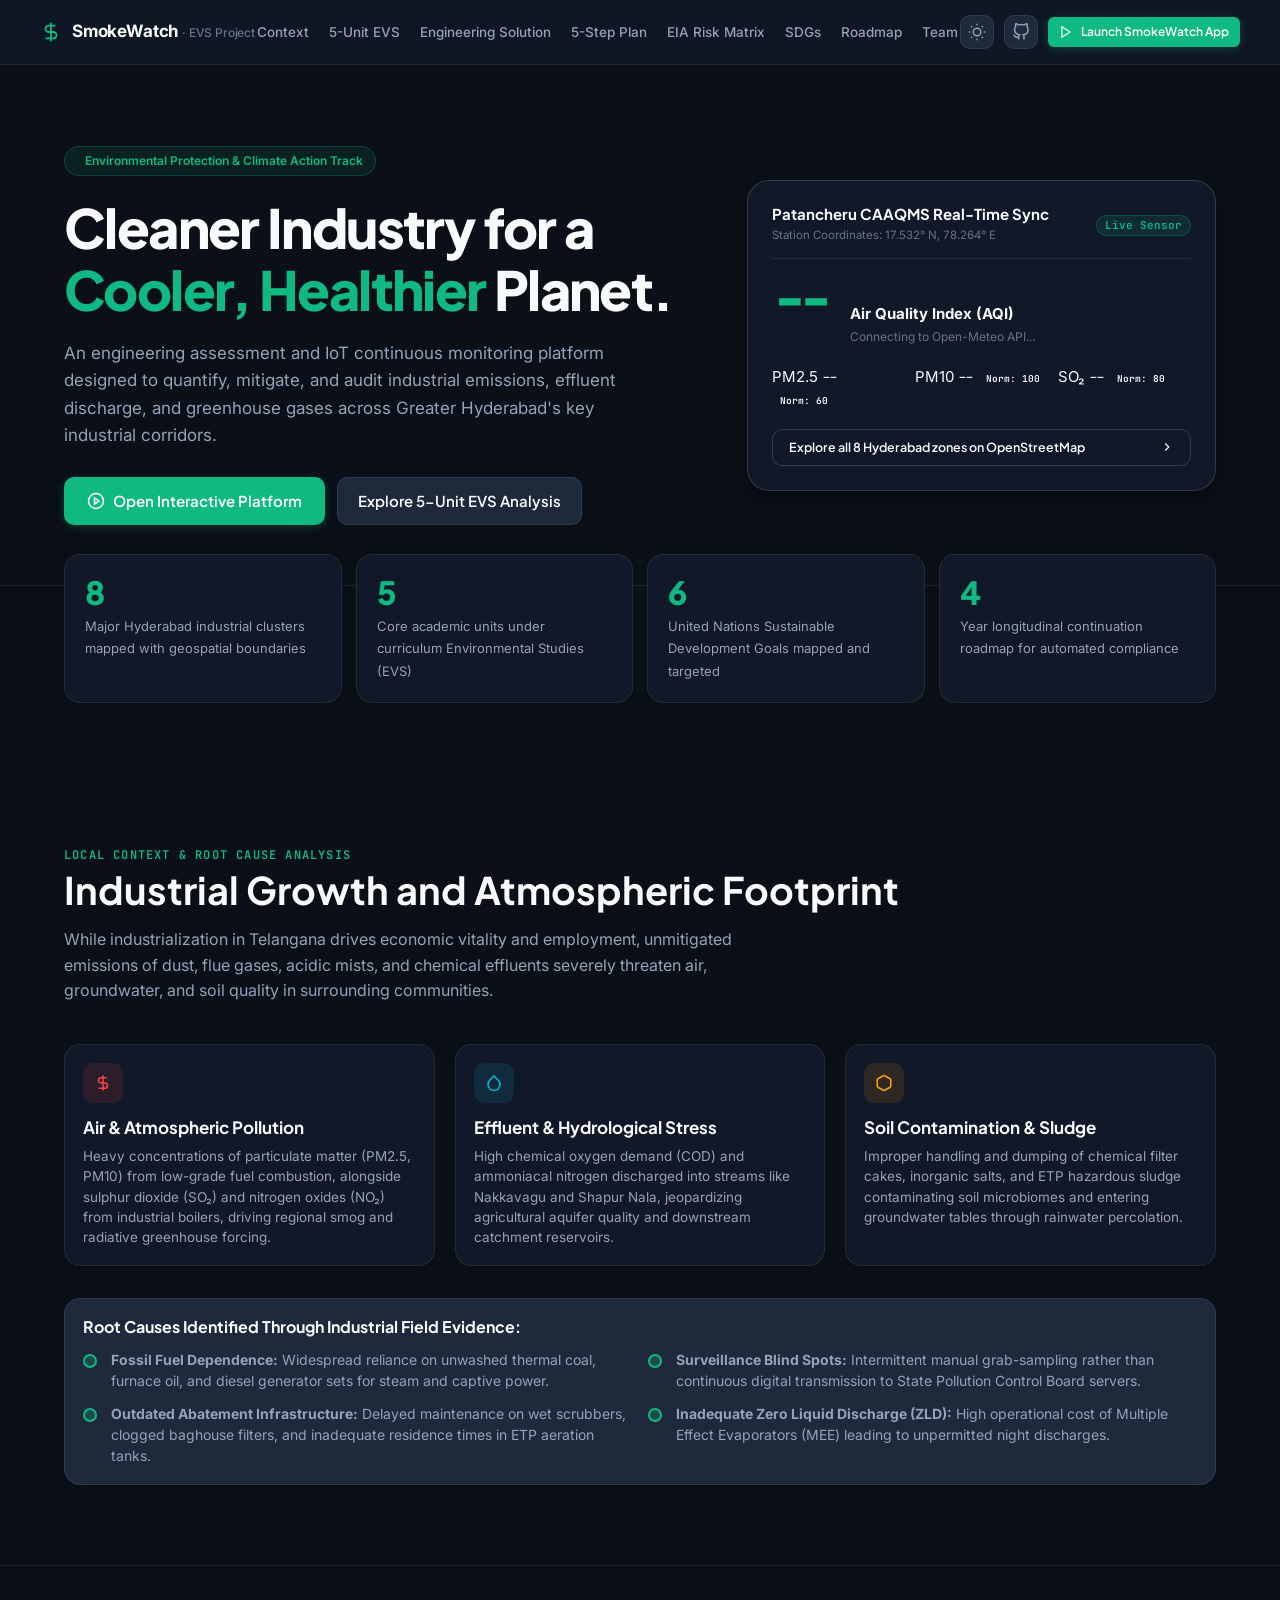
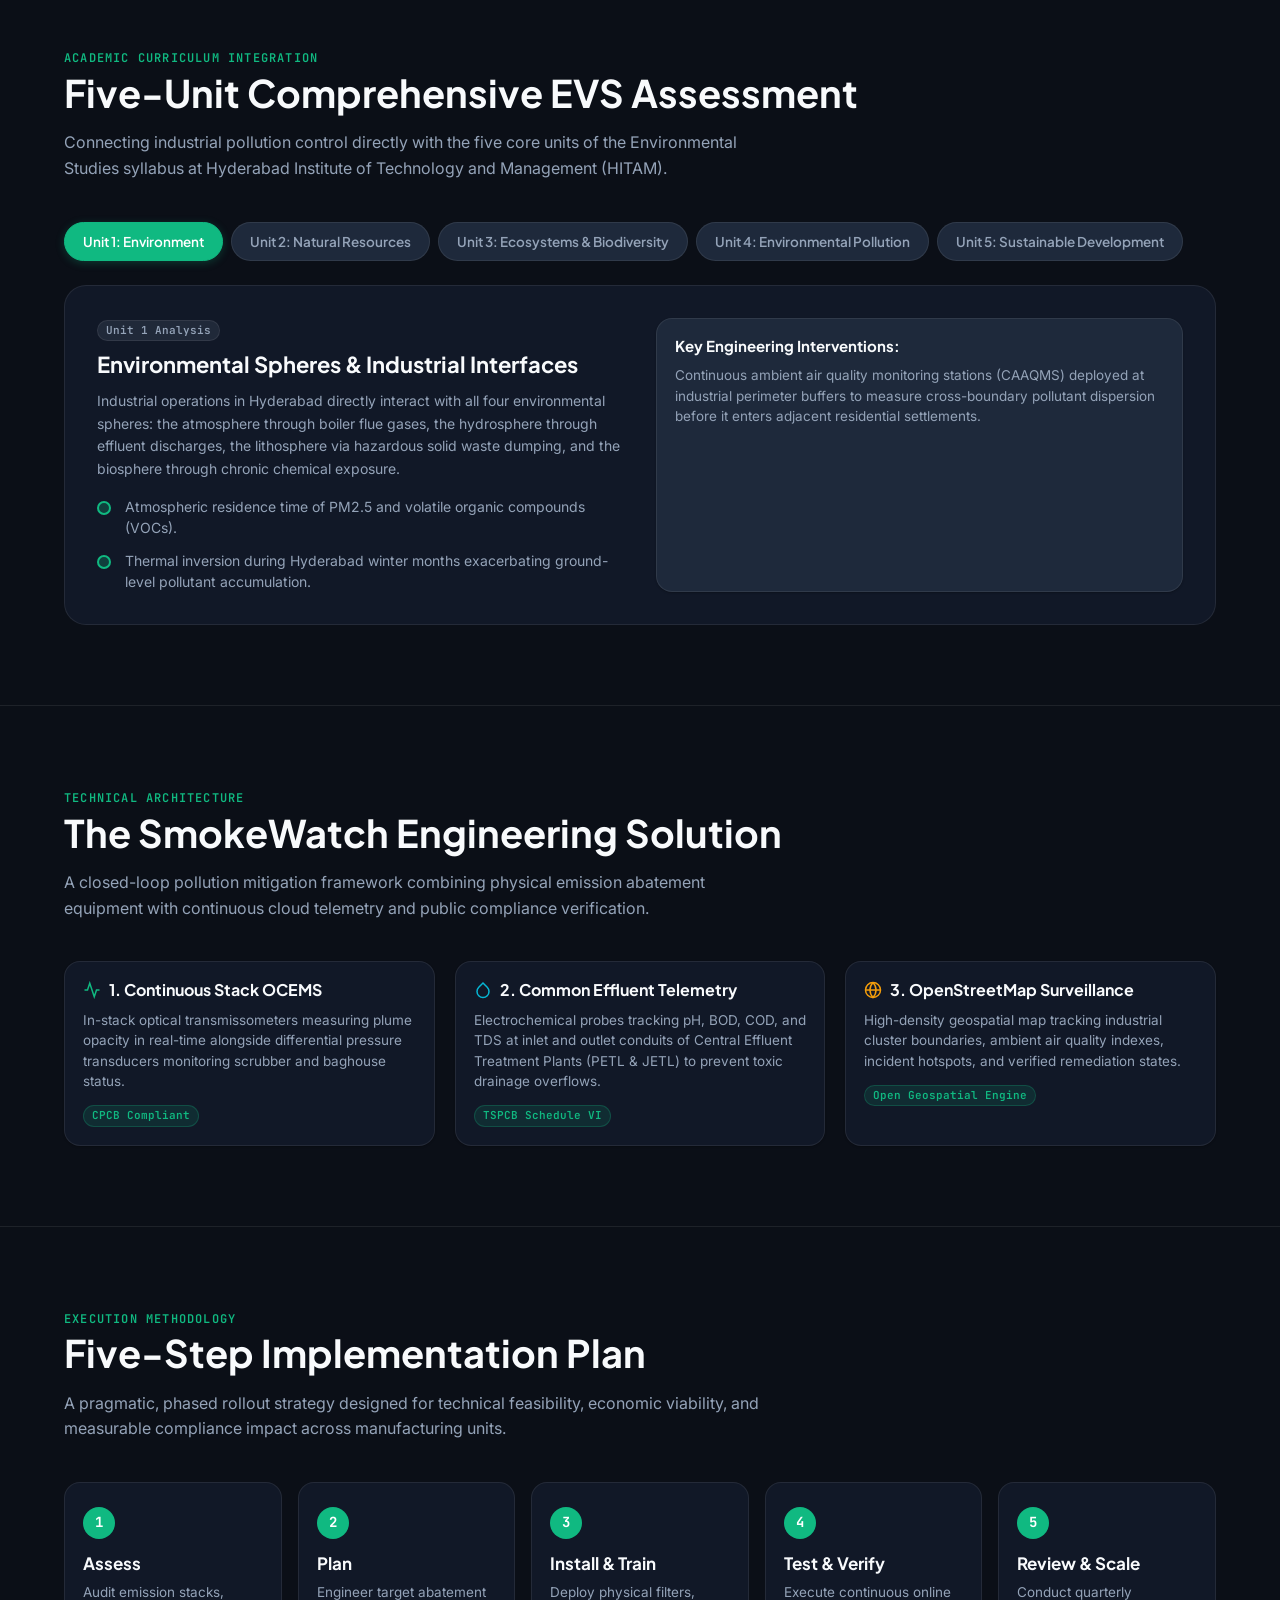
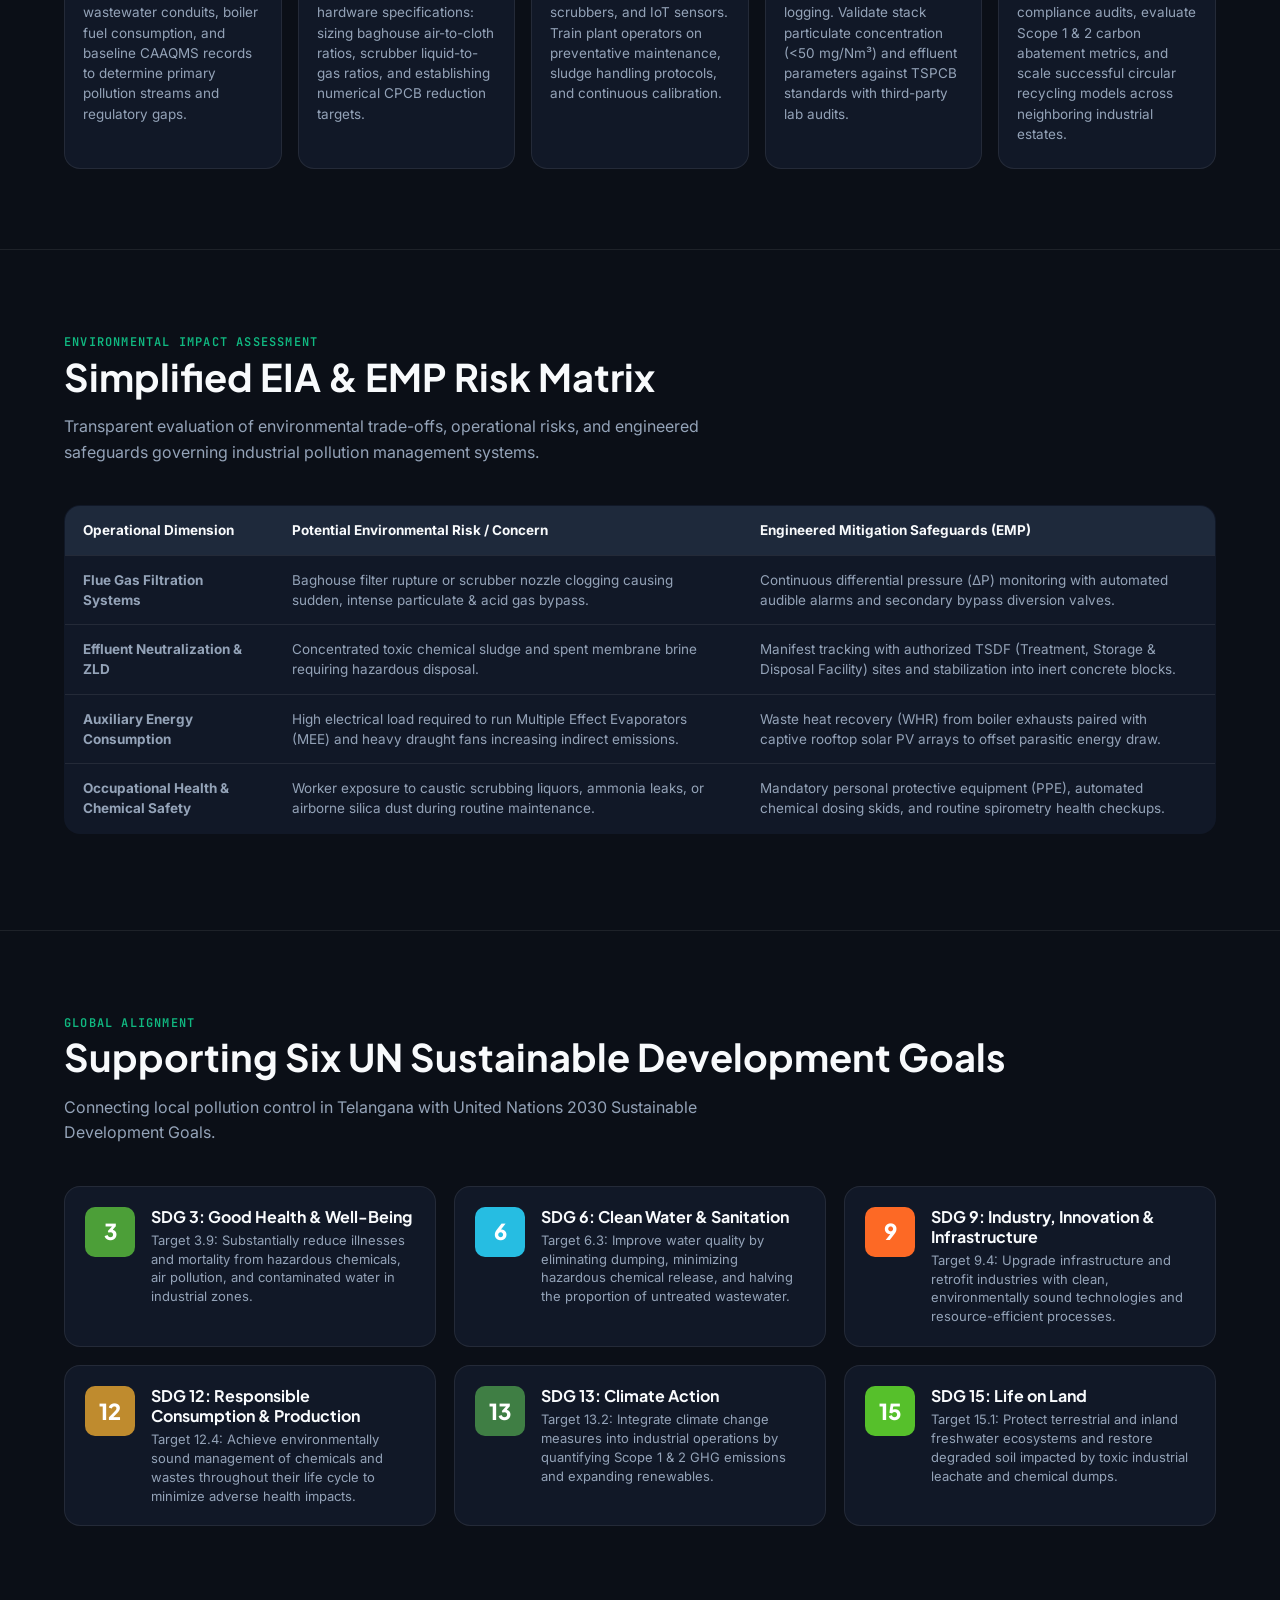
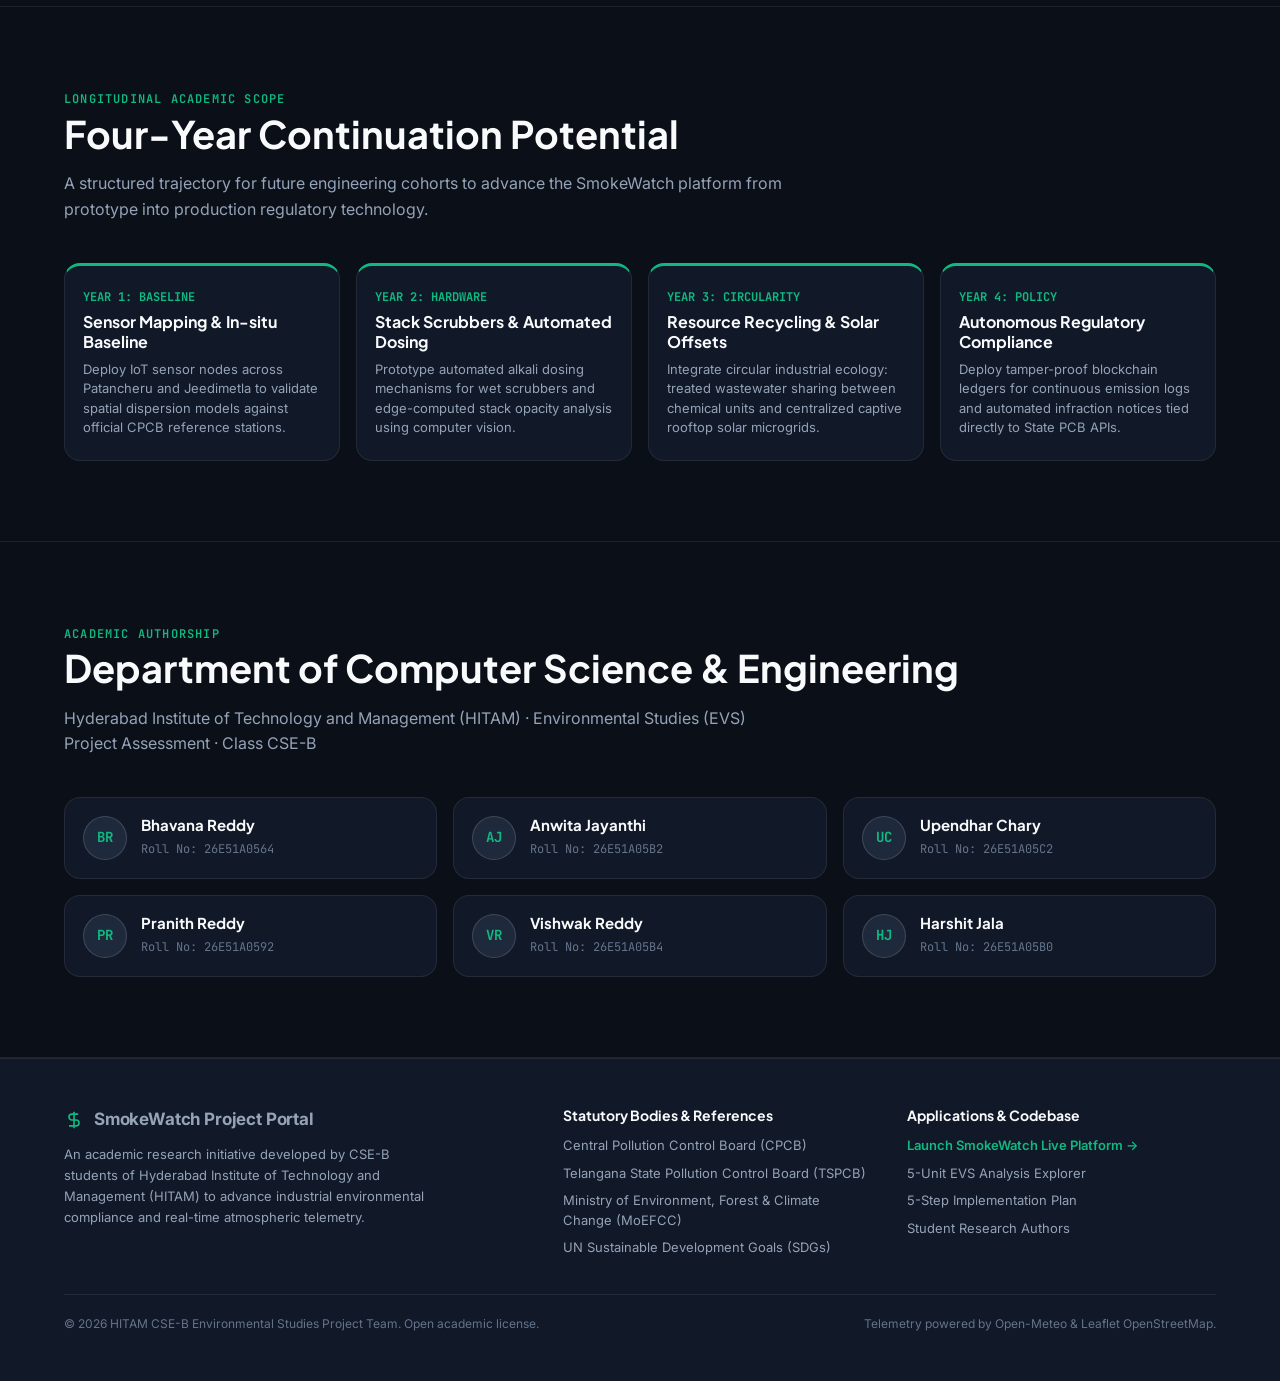
<file: index.html>
<!DOCTYPE html>
<html lang="en" data-theme="dark">
<head>
  <meta charset="utf-8">
  <meta name="viewport" content="width=device-width, initial-scale=1, viewport-fit=cover">
  <title>Industrial Pollution &amp; Global Warming — EVS Assessment &amp; SmokeWatch</title>
  
  <!-- Progressive Web App (PWA) Meta & Manifest -->
  <link rel="manifest" href="manifest.webmanifest">
  <meta name="theme-color" content="#059669">
  <meta name="mobile-web-app-capable" content="yes">
  <meta name="apple-mobile-web-app-capable" content="yes">
  <meta name="apple-mobile-web-app-status-bar-style" content="black-translucent">
  <meta name="apple-mobile-web-app-title" content="SmokeWatch">
  <link rel="apple-touch-icon" href="assets/icons/icon-192.png">
  <link rel="icon" type="image/png" sizes="64x64" href="assets/icons/favicon.png">
  <link rel="icon" type="image/svg+xml" href="assets/icons/icon.svg">

  <!-- Common & Portal Styles -->
  <link rel="stylesheet" href="assets/css/common.css">
  <link rel="stylesheet" href="assets/css/portal.css">
</head>
<body>
  <!-- Top Academic Navigation Bar -->
  <nav class="portal-nav" aria-label="Main Navigation">
    <div class="portal-nav-inner">
      <div class="portal-logo">
        <svg class="svg-icon" viewBox="0 0 24 24" style="color:var(--primary); width:22px; height:22px;">
          <path d="M12 2v20M17 5H9.5a3.5 3.5 0 0 0 0 7h5a3.5 3.5 0 0 1 0 7H6"/>
        </svg>
        <span>SmokeWatch <span class="portal-logo-sub" style="font-size:12px; font-weight:500; color:var(--text-muted);">· EVS Project</span></span>
      </div>

      <ul class="portal-nav-links">
        <li><a href="#context">Context</a></li>
        <li><a href="#evs-units">5-Unit EVS</a></li>
        <li><a href="#solution">Engineering Solution</a></li>
        <li><a href="#plan">5-Step Plan</a></li>
        <li><a href="#eia">EIA Risk Matrix</a></li>
        <li><a href="#sdgs">SDGs</a></li>
        <li><a href="#roadmap">Roadmap</a></li>
        <li><a href="#team">Team</a></li>
      </ul>

      <div class="portal-nav-actions" style="display:flex; align-items:center; gap:10px;">
        <button id="btn-portal-theme" class="btn btn-icon" title="Toggle Light/Dark Theme">
          <svg class="svg-icon" viewBox="0 0 24 24">
            <circle cx="12" cy="12" r="5"/>
            <path d="M12 1v2M12 21v2M4.22 4.22l1.42 1.42M18.36 18.36l1.42 1.42M1 12h2M21 12h2M4.22 19.78l1.42-1.42M18.36 5.64l1.42-1.42"/>
          </svg>
        </button>
        <button class="btn btn-outline btn-sm btn-pwa-install" style="display:none;" title="Install SmokeWatch as an App">
          <svg class="svg-icon" viewBox="0 0 24 24" style="width:13px; height:13px;">
            <path d="M21 15v4a2 2 0 0 1-2 2H5a2 2 0 0 1-2-2v-4"/>
            <polyline points="7 10 12 15 17 10"/>
            <line x1="12" y1="15" x2="12" y2="3"/>
          </svg>
          Install App
        </button>
        <a href="https://github.com/vabhinavrao/SmokeWatch" target="_blank" rel="noopener" class="btn btn-icon" title="View Source on GitHub">
          <svg class="svg-icon" viewBox="0 0 24 24">
            <path d="M9 19c-5 1.5-5-2.5-7-3m14 6v-3.87a3.37 3.37 0 0 0-.94-2.61c3.14-.35 6.44-1.54 6.44-7A5.44 5.44 0 0 0 20 4.77 5.07 5.07 0 0 0 19.91 1S18.73.65 16 2.48a13.38 13.38 0 0 0-7 0C6.27.65 5.09 1 5.09 1A5.07 5.07 0 0 0 5 4.77a5.44 5.44 0 0 0-1.5 3.78c0 5.42 3.3 6.61 6.44 7A3.37 3.37 0 0 0 9 18.13V22"/>
          </svg>
        </a>
        <a href="/app" class="btn btn-primary btn-sm btn-nav-launch">
          <svg class="svg-icon" viewBox="0 0 24 24" style="width:14px; height:14px;">
            <polygon points="5 3 19 12 5 21 5 3"/>
          </svg>
          <span class="btn-text-full">Launch SmokeWatch App</span>
          <span class="btn-text-short">Open App</span>
        </a>
      </div>
    </div>
  </nav>

  <!-- Hero Section -->
  <header class="portal-hero">
    <div class="container">
      <div class="portal-hero-grid">
        <div>
          <div class="hero-tag">
            <span class="live-indicator-dot"></span>
            Environmental Protection &amp; Climate Action Track
          </div>
          <h1>Cleaner Industry for a <em>Cooler, Healthier</em> Planet.</h1>
          <p class="hero-lead">
            An engineering assessment and IoT continuous monitoring platform designed to quantify, mitigate, and audit industrial emissions, effluent discharge, and greenhouse gases across Greater Hyderabad's key industrial corridors.
          </p>
          <div class="hero-actions">
            <a href="/app" class="btn btn-primary" style="padding:12px 22px; font-size:15px;">
              <svg class="svg-icon" viewBox="0 0 24 24">
                <circle cx="12" cy="12" r="10"/>
                <polygon points="10 8 16 12 10 16 10 8"/>
              </svg>
              Open Interactive Platform
            </a>
            <a href="#evs-units" class="btn btn-secondary" style="padding:12px 20px; font-size:15px;">
              Explore 5-Unit EVS Analysis
            </a>
          </div>
        </div>

        <!-- Live Telemetry Ticker Card -->
        <div class="hero-telemetry-preview">
          <div class="telemetry-preview-header">
            <div>
              <h3>Patancheru CAAQMS Real-Time Sync</h3>
              <span style="font-size:11.5px; color:var(--text-muted);">Station Coordinates: 17.532° N, 78.264° E</span>
            </div>
            <span class="badge badge-good" id="portal-hero-tag">Live Sensor</span>
          </div>

          <div style="display:flex; align-items:baseline; gap:16px; margin:14px 0 18px;">
            <span class="mono" id="portal-hero-aqi" style="font-size:52px; font-weight:800; color:var(--primary); line-height:1;">--</span>
            <div>
              <span style="font-weight:700; font-size:15px; display:block;">Air Quality Index (AQI)</span>
              <span style="font-size:12px; color:var(--text-muted);" id="portal-hero-status-note">Connecting to Open-Meteo API...</span>
            </div>
          </div>

          <div style="display:grid; grid-template-columns:repeat(3, 1fr); gap:10px; margin-bottom:18px;">
            <div class="pollutant-chip">
              <span class="p-name">PM2.5</span>
              <span class="p-val mono" id="portal-hero-pm25" style="font-size:14px;">--</span>
              <span class="badge mono" style="font-size:9.5px;">Norm: 60</span>
            </div>
            <div class="pollutant-chip">
              <span class="p-name">PM10</span>
              <span class="p-val mono" id="portal-hero-pm10" style="font-size:14px;">--</span>
              <span class="badge mono" style="font-size:9.5px;">Norm: 100</span>
            </div>
            <div class="pollutant-chip">
              <span class="p-name">SO₂</span>
              <span class="p-val mono" id="portal-hero-so2" style="font-size:14px;">--</span>
              <span class="badge mono" style="font-size:9.5px;">Norm: 80</span>
            </div>
          </div>

          <a href="/app" class="btn btn-outline" style="width:100%; justify-content:space-between; font-size:12.5px;">
            <span>Explore all 8 Hyderabad zones on OpenStreetMap</span>
            <svg class="svg-icon" viewBox="0 0 24 24" style="width:14px; height:14px;">
              <polyline points="9 18 15 12 9 6"/>
            </svg>
          </a>
        </div>
      </div>
    </div>
  </header>

  <!-- Metric Overview Stats Bar -->
  <div class="container">
    <div class="portal-stats-row">
      <div class="stat-box">
        <b>8</b>
        <span>Major Hyderabad industrial clusters mapped with geospatial boundaries</span>
      </div>
      <div class="stat-box">
        <b>5</b>
        <span>Core academic units under curriculum Environmental Studies (EVS)</span>
      </div>
      <div class="stat-box">
        <b>6</b>
        <span>United Nations Sustainable Development Goals mapped and targeted</span>
      </div>
      <div class="stat-box">
        <b>4</b>
        <span>Year longitudinal continuation roadmap for automated compliance</span>
      </div>
    </div>
  </div>

  <!-- Section 1: Problem Statement & Local Hyderabad Context -->
  <section class="portal-section" id="context">
    <div class="container">
      <span class="section-eyebrow">Local Context &amp; Root Cause Analysis</span>
      <h2 class="section-title">Industrial Growth and Atmospheric Footprint</h2>
      <p class="section-lead">
        While industrialization in Telangana drives economic vitality and employment, unmitigated emissions of dust, flue gases, acidic mists, and chemical effluents severely threaten air, groundwater, and soil quality in surrounding communities.
      </p>

      <div style="display:grid; grid-template-columns:repeat(3, 1fr); gap:20px; margin-bottom:32px;">
        <div class="panel-card">
          <div style="width:40px; height:40px; border-radius:var(--radius-md); background:rgba(239,68,68,0.12); color:var(--status-severe); display:flex; align-items:center; justify-content:center; margin-bottom:14px;">
            <svg class="svg-icon" viewBox="0 0 24 24" style="stroke-width:2.2;">
              <path d="M12 2v20M17 5H9.5a3.5 3.5 0 0 0 0 7h5a3.5 3.5 0 0 1 0 7H6"/>
            </svg>
          </div>
          <h3 style="font-size:17px; margin-bottom:8px;">Air &amp; Atmospheric Pollution</h3>
          <p style="font-size:13.5px; color:var(--text-secondary); line-height:1.5;">
            Heavy concentrations of particulate matter (PM2.5, PM10) from low-grade fuel combustion, alongside sulphur dioxide (SO₂) and nitrogen oxides (NO₂) from industrial boilers, driving regional smog and radiative greenhouse forcing.
          </p>
        </div>

        <div class="panel-card">
          <div style="width:40px; height:40px; border-radius:var(--radius-md); background:rgba(6,182,212,0.12); color:#06b6d4; display:flex; align-items:center; justify-content:center; margin-bottom:14px;">
            <svg class="svg-icon" viewBox="0 0 24 24" style="stroke-width:2.2;">
              <path d="M12 2.69l5.66 5.66a8 8 0 1 1-11.31 0z"/>
            </svg>
          </div>
          <h3 style="font-size:17px; margin-bottom:8px;">Effluent &amp; Hydrological Stress</h3>
          <p style="font-size:13.5px; color:var(--text-secondary); line-height:1.5;">
            High chemical oxygen demand (COD) and ammoniacal nitrogen discharged into streams like Nakkavagu and Shapur Nala, jeopardizing agricultural aquifer quality and downstream catchment reservoirs.
          </p>
        </div>

        <div class="panel-card">
          <div style="width:40px; height:40px; border-radius:var(--radius-md); background:rgba(245,158,11,0.12); color:#f59e0b; display:flex; align-items:center; justify-content:center; margin-bottom:14px;">
            <svg class="svg-icon" viewBox="0 0 24 24" style="stroke-width:2.2;">
              <path d="M21 16V8a2 2 0 0 0-1-1.73l-7-4a2 2 0 0 0-2 0l-7 4A2 2 0 0 0 3 8v8a2 2 0 0 0 1 1.73l7 4a2 2 0 0 0 2 0l7-4A2 2 0 0 0 21 16z"/>
            </svg>
          </div>
          <h3 style="font-size:17px; margin-bottom:8px;">Soil Contamination &amp; Sludge</h3>
          <p style="font-size:13.5px; color:var(--text-secondary); line-height:1.5;">
            Improper handling and dumping of chemical filter cakes, inorganic salts, and ETP hazardous sludge contaminating soil microbiomes and entering groundwater tables through rainwater percolation.
          </p>
        </div>
      </div>

      <!-- Root Cause Analysis Breakdown -->
      <div class="panel-card" style="background:var(--bg-surface-raised);">
        <h3 style="font-size:16px; margin-bottom:12px;">Root Causes Identified Through Industrial Field Evidence:</h3>
        <div style="display:grid; grid-template-columns:repeat(2, 1fr); gap:16px; font-size:13.5px; color:var(--text-secondary);">
          <ul class="evs-check-list">
            <li><strong>Fossil Fuel Dependence:</strong> Widespread reliance on unwashed thermal coal, furnace oil, and diesel generator sets for steam and captive power.</li>
            <li><strong>Outdated Abatement Infrastructure:</strong> Delayed maintenance on wet scrubbers, clogged baghouse filters, and inadequate residence times in ETP aeration tanks.</li>
          </ul>
          <ul class="evs-check-list">
            <li><strong>Surveillance Blind Spots:</strong> Intermittent manual grab-sampling rather than continuous digital transmission to State Pollution Control Board servers.</li>
            <li><strong>Inadequate Zero Liquid Discharge (ZLD):</strong> High operational cost of Multiple Effect Evaporators (MEE) leading to unpermitted night discharges.</li>
          </ul>
        </div>
      </div>
    </div>
  </section>

  <!-- Section 2: 5-Unit EVS Curriculum Analysis -->
  <section class="portal-section" id="evs-units">
    <div class="container">
      <span class="section-eyebrow">Academic Curriculum Integration</span>
      <h2 class="section-title">Five-Unit Comprehensive EVS Assessment</h2>
      <p class="section-lead">
        Connecting industrial pollution control directly with the five core units of the Environmental Studies syllabus at Hyderabad Institute of Technology and Management (HITAM).
      </p>

      <!-- Navigation Tabs for the 5 Units -->
      <div class="evs-tabs-nav" role="tablist">
        <button class="evs-tab-btn is-active" data-unit="1" role="tab">Unit 1: Environment</button>
        <button class="evs-tab-btn" data-unit="2" role="tab">Unit 2: Natural Resources</button>
        <button class="evs-tab-btn" data-unit="3" role="tab">Unit 3: Ecosystems &amp; Biodiversity</button>
        <button class="evs-tab-btn" data-unit="4" role="tab">Unit 4: Environmental Pollution</button>
        <button class="evs-tab-btn" data-unit="5" role="tab">Unit 5: Sustainable Development</button>
      </div>

      <!-- Unit 1 -->
      <div class="evs-unit-panel is-active" id="unit-panel-1">
        <div>
          <span class="badge badge-neutral" style="margin-bottom:10px;">Unit 1 Analysis</span>
          <h3 style="font-size:22px; margin-bottom:12px;">Environmental Spheres &amp; Industrial Interfaces</h3>
          <p style="font-size:14px; color:var(--text-secondary); line-height:1.6; margin-bottom:16px;">
            Industrial operations in Hyderabad directly interact with all four environmental spheres: the atmosphere through boiler flue gases, the hydrosphere through effluent discharges, the lithosphere via hazardous solid waste dumping, and the biosphere through chronic chemical exposure.
          </p>
          <ul class="evs-check-list">
            <li>Atmospheric residence time of PM2.5 and volatile organic compounds (VOCs).</li>
            <li>Thermal inversion during Hyderabad winter months exacerbating ground-level pollutant accumulation.</li>
          </ul>
        </div>
        <div class="panel-card" style="background:var(--bg-surface-raised);">
          <h4 style="font-size:15px; margin-bottom:10px;">Key Engineering Interventions:</h4>
          <p style="font-size:13.5px; color:var(--text-secondary); line-height:1.5;">
            Continuous ambient air quality monitoring stations (CAAQMS) deployed at industrial perimeter buffers to measure cross-boundary pollutant dispersion before it enters adjacent residential settlements.
          </p>
        </div>
      </div>

      <!-- Unit 2 -->
      <div class="evs-unit-panel" id="unit-panel-2">
        <div>
          <span class="badge badge-neutral" style="margin-bottom:10px;">Unit 2 Analysis</span>
          <h3 style="font-size:22px; margin-bottom:12px;">Natural Resource Depletion &amp; Circular Conservation</h3>
          <p style="font-size:14px; color:var(--text-secondary); line-height:1.6; margin-bottom:16px;">
            Industrial processes consume vast volumes of freshwater for cooling towers, raw mineral ores, and fossil fuels. Sustainable operation requires aggressive water recycling and energy conservation.
          </p>
          <ul class="evs-check-list">
            <li>Transitioning from single-pass cooling to closed-loop recycled water systems.</li>
            <li>Replacing high-sulfur non-coking coal with agricultural briquettes and biomass pellets.</li>
          </ul>
        </div>
        <div class="panel-card" style="background:var(--bg-surface-raised);">
          <h4 style="font-size:15px; margin-bottom:10px;">Resource Efficiency Benchmark:</h4>
          <p style="font-size:13.5px; color:var(--text-secondary); line-height:1.5;">
            Enforcing condensate water recovery in pharmaceutical distillation units reduces freshwater intake from local water utilities by over 45% per production batch.
          </p>
        </div>
      </div>

      <!-- Unit 3 -->
      <div class="evs-unit-panel" id="unit-panel-3">
        <div>
          <span class="badge badge-neutral" style="margin-bottom:10px;">Unit 3 Analysis</span>
          <h3 style="font-size:22px; margin-bottom:12px;">Ecosystem Integrity &amp; Biodiversity Safeguards</h3>
          <p style="font-size:14px; color:var(--text-secondary); line-height:1.6; margin-bottom:16px;">
            Effluent runoff into freshwater wetlands such as Mir Alam Tank (adjacent to Kattedan) and Nakkavagu (Patancheru) causes severe eutrophication, oxygen depletion, and collapse of aquatic food webs.
          </p>
          <ul class="evs-check-list">
            <li>Mitigating chemical bioaccumulation in downstream agriculture and dairy cattle.</li>
            <li>Establishing 100-meter thick native greenbelt buffers (Neem, Pongamia, Ficus) around factory perimeters.</li>
          </ul>
        </div>
        <div class="panel-card" style="background:var(--bg-surface-raised);">
          <h4 style="font-size:15px; margin-bottom:10px;">Biological Indicators:</h4>
          <p style="font-size:13.5px; color:var(--text-secondary); line-height:1.5;">
            Routine bio-assay tests using local aquatic species (e.g. 96-hour LC50 toxicity testing on treated effluent) to verify non-toxicity before any river discharge.
          </p>
        </div>
      </div>

      <!-- Unit 4 -->
      <div class="evs-unit-panel" id="unit-panel-4">
        <div>
          <span class="badge badge-neutral" style="margin-bottom:10px;">Unit 4 Analysis</span>
          <h3 style="font-size:22px; margin-bottom:12px;">Pollution Abatement Technologies &amp; Standards</h3>
          <p style="font-size:14px; color:var(--text-secondary); line-height:1.6; margin-bottom:16px;">
            Focuses on the core chemical and mechanical engineering systems used to separate, capture, and neutralize hazardous emissions at the industrial source point.
          </p>
          <ul class="evs-check-list">
            <li>Particulate arrest: Cyclone separators followed by pulse-jet bag filters capturing &gt;99% of fly ash.</li>
            <li>Acid gas scrubbing: Packed-bed counter-current alkaline scrubbers neutralizing SO₂ and HCl mists.</li>
            <li>Wastewater treatment: Multi-stage biological aeration, dissolved air flotation (DAF), and reverse osmosis.</li>
          </ul>
        </div>
        <div class="panel-card" style="background:var(--bg-surface-raised);">
          <h4 style="font-size:15px; margin-bottom:10px;">Statutory Thresholds:</h4>
          <p style="font-size:13.5px; color:var(--text-secondary); line-height:1.5;">
            Strict adherence to Central Pollution Control Board (CPCB) NAAQS standards: PM2.5 &le; 60 µg/m³, PM10 &le; 100 µg/m³, and SO₂ &le; 80 µg/m³ (24-hour weighted averages).
          </p>
        </div>
      </div>

      <!-- Unit 5 -->
      <div class="evs-unit-panel" id="unit-panel-5">
        <div>
          <span class="badge badge-neutral" style="margin-bottom:10px;">Unit 5 Analysis</span>
          <h3 style="font-size:22px; margin-bottom:12px;">Social Responsibility, Policy &amp; Public Transparency</h3>
          <p style="font-size:14px; color:var(--text-secondary); line-height:1.6; margin-bottom:16px;">
            Environmental protection cannot succeed through equipment alone; it requires robust social awareness, worker occupational safety safeguards, and open data accessibility for affected citizens.
          </p>
          <ul class="evs-check-list">
            <li>Community reporting channels enabling citizens to document visible chimney plumes and illegal effluent bypasses.</li>
            <li>Corporate compliance with the Water (Prevention and Control of Pollution) Act, 1974 and Air Act, 1981.</li>
          </ul>
        </div>
        <div class="panel-card" style="background:var(--bg-surface-raised);">
          <h4 style="font-size:15px; margin-bottom:10px;">The SmokeWatch Civic Bridge:</h4>
          <p style="font-size:13.5px; color:var(--text-secondary); line-height:1.5;">
            The SmokeWatch platform operationalizes Unit 5 by providing an auditable, geotagged public reporting system that correlates citizen incident reports with real-time CAAQMS sensor spikes.
          </p>
        </div>
      </div>
    </div>
  </section>

  <!-- Section 3: Proposed Engineering & Technology Solution -->
  <section class="portal-section" id="solution">
    <div class="container">
      <span class="section-eyebrow">Technical Architecture</span>
      <h2 class="section-title">The SmokeWatch Engineering Solution</h2>
      <p class="section-lead">
        A closed-loop pollution mitigation framework combining physical emission abatement equipment with continuous cloud telemetry and public compliance verification.
      </p>

      <div style="display:grid; grid-template-columns:repeat(3, 1fr); gap:20px;">
        <div class="panel-card">
          <h3 style="font-size:16px; margin-bottom:10px; display:flex; align-items:center; gap:8px;">
            <svg class="svg-icon" viewBox="0 0 24 24" style="color:var(--primary);">
              <polyline points="22 12 18 12 15 21 9 3 6 12 2 12"/>
            </svg>
            1. Continuous Stack OCEMS
          </h3>
          <p style="font-size:13.5px; color:var(--text-secondary); line-height:1.5; margin-bottom:12px;">
            In-stack optical transmissometers measuring plume opacity in real-time alongside differential pressure transducers monitoring scrubber and baghouse status.
          </p>
          <span class="badge badge-good">CPCB Compliant</span>
        </div>

        <div class="panel-card">
          <h3 style="font-size:16px; margin-bottom:10px; display:flex; align-items:center; gap:8px;">
            <svg class="svg-icon" viewBox="0 0 24 24" style="color:#06b6d4;">
              <path d="M12 2.69l5.66 5.66a8 8 0 1 1-11.31 0z"/>
            </svg>
            2. Common Effluent Telemetry
          </h3>
          <p style="font-size:13.5px; color:var(--text-secondary); line-height:1.5; margin-bottom:12px;">
            Electrochemical probes tracking pH, BOD, COD, and TDS at inlet and outlet conduits of Central Effluent Treatment Plants (PETL &amp; JETL) to prevent toxic drainage overflows.
          </p>
          <span class="badge badge-good">TSPCB Schedule VI</span>
        </div>

        <div class="panel-card">
          <h3 style="font-size:16px; margin-bottom:10px; display:flex; align-items:center; gap:8px;">
            <svg class="svg-icon" viewBox="0 0 24 24" style="color:#f59e0b;">
              <circle cx="12" cy="12" r="10"/>
              <path d="M12 2a14.5 14.5 0 0 0 0 20 14.5 14.5 0 0 0 0-20"/>
              <path d="M2 12h20"/>
            </svg>
            3. OpenStreetMap Surveillance
          </h3>
          <p style="font-size:13.5px; color:var(--text-secondary); line-height:1.5; margin-bottom:12px;">
            High-density geospatial map tracking industrial cluster boundaries, ambient air quality indexes, incident hotspots, and verified remediation states.
          </p>
          <span class="badge badge-good">Open Geospatial Engine</span>
        </div>
      </div>
    </div>
  </section>

  <!-- Section 4: Feasibility & 5-Step Implementation Plan -->
  <section class="portal-section" id="plan">
    <div class="container">
      <span class="section-eyebrow">Execution Methodology</span>
      <h2 class="section-title">Five-Step Implementation Plan</h2>
      <p class="section-lead">
        A pragmatic, phased rollout strategy designed for technical feasibility, economic viability, and measurable compliance impact across manufacturing units.
      </p>

      <div class="steps-grid">
        <div class="step-card">
          <div class="step-num-bubble">1</div>
          <h3>Assess</h3>
          <p>
            Audit emission stacks, wastewater conduits, boiler fuel consumption, and baseline CAAQMS records to determine primary pollution streams and regulatory gaps.
          </p>
        </div>

        <div class="step-card">
          <div class="step-num-bubble">2</div>
          <h3>Plan</h3>
          <p>
            Engineer target abatement hardware specifications: sizing baghouse air-to-cloth ratios, scrubber liquid-to-gas ratios, and establishing numerical CPCB reduction targets.
          </p>
        </div>

        <div class="step-card">
          <div class="step-num-bubble">3</div>
          <h3>Install &amp; Train</h3>
          <p>
            Deploy physical filters, scrubbers, and IoT sensors. Train plant operators on preventative maintenance, sludge handling protocols, and continuous calibration.
          </p>
        </div>

        <div class="step-card">
          <div class="step-num-bubble">4</div>
          <h3>Test &amp; Verify</h3>
          <p>
            Execute continuous online logging. Validate stack particulate concentration (&lt;50 mg/Nm³) and effluent parameters against TSPCB standards with third-party lab audits.
          </p>
        </div>

        <div class="step-card">
          <div class="step-num-bubble">5</div>
          <h3>Review &amp; Scale</h3>
          <p>
            Conduct quarterly compliance audits, evaluate Scope 1 &amp; 2 carbon abatement metrics, and scale successful circular recycling models across neighboring industrial estates.
          </p>
        </div>
      </div>
    </div>
  </section>

  <!-- Section 5: Risk Assessment & Simplified EIA/EMP -->
  <section class="portal-section" id="eia">
    <div class="container">
      <span class="section-eyebrow">Environmental Impact Assessment</span>
      <h2 class="section-title">Simplified EIA &amp; EMP Risk Matrix</h2>
      <p class="section-lead">
        Transparent evaluation of environmental trade-offs, operational risks, and engineered safeguards governing industrial pollution management systems.
      </p>

      <div style="overflow-x:auto; -webkit-overflow-scrolling:touch; margin-bottom:16px;">
        <table class="eia-matrix-table" aria-label="Environmental Impact Assessment Matrix">
          <thead>
            <tr>
              <th>Operational Dimension</th>
              <th>Potential Environmental Risk / Concern</th>
              <th>Engineered Mitigation Safeguards (EMP)</th>
            </tr>
          </thead>
          <tbody>
            <tr>
              <td><strong>Flue Gas Filtration Systems</strong></td>
              <td>Baghouse filter rupture or scrubber nozzle clogging causing sudden, intense particulate &amp; acid gas bypass.</td>
              <td>Continuous differential pressure (ΔP) monitoring with automated audible alarms and secondary bypass diversion valves.</td>
            </tr>
            <tr>
              <td><strong>Effluent Neutralization &amp; ZLD</strong></td>
              <td>Concentrated toxic chemical sludge and spent membrane brine requiring hazardous disposal.</td>
              <td>Manifest tracking with authorized TSDF (Treatment, Storage &amp; Disposal Facility) sites and stabilization into inert concrete blocks.</td>
            </tr>
            <tr>
              <td><strong>Auxiliary Energy Consumption</strong></td>
              <td>High electrical load required to run Multiple Effect Evaporators (MEE) and heavy draught fans increasing indirect emissions.</td>
              <td>Waste heat recovery (WHR) from boiler exhausts paired with captive rooftop solar PV arrays to offset parasitic energy draw.</td>
            </tr>
            <tr>
              <td><strong>Occupational Health &amp; Chemical Safety</strong></td>
              <td>Worker exposure to caustic scrubbing liquors, ammonia leaks, or airborne silica dust during routine maintenance.</td>
              <td>Mandatory personal protective equipment (PPE), automated chemical dosing skids, and routine spirometry health checkups.</td>
            </tr>
          </tbody>
        </table>
      </div>
    </div>
  </section>

  <!-- Section 6: UN SDG Mapping -->
  <section class="portal-section" id="sdgs">
    <div class="container">
      <span class="section-eyebrow">Global Alignment</span>
      <h2 class="section-title">Supporting Six UN Sustainable Development Goals</h2>
      <p class="section-lead">
        Connecting local pollution control in Telangana with United Nations 2030 Sustainable Development Goals.
      </p>

      <div class="sdg-cards-grid">
        <div class="sdg-card">
          <div class="sdg-badge-box" style="background:#4c9f38;">3</div>
          <div class="sdg-content">
            <h3>SDG 3: Good Health &amp; Well-Being</h3>
            <p>Target 3.9: Substantially reduce illnesses and mortality from hazardous chemicals, air pollution, and contaminated water in industrial zones.</p>
          </div>
        </div>

        <div class="sdg-card">
          <div class="sdg-badge-box" style="background:#26bde2;">6</div>
          <div class="sdg-content">
            <h3>SDG 6: Clean Water &amp; Sanitation</h3>
            <p>Target 6.3: Improve water quality by eliminating dumping, minimizing hazardous chemical release, and halving the proportion of untreated wastewater.</p>
          </div>
        </div>

        <div class="sdg-card">
          <div class="sdg-badge-box" style="background:#fd6925;">9</div>
          <div class="sdg-content">
            <h3>SDG 9: Industry, Innovation &amp; Infrastructure</h3>
            <p>Target 9.4: Upgrade infrastructure and retrofit industries with clean, environmentally sound technologies and resource-efficient processes.</p>
          </div>
        </div>

        <div class="sdg-card">
          <div class="sdg-badge-box" style="background:#bf8b2e;">12</div>
          <div class="sdg-content">
            <h3>SDG 12: Responsible Consumption &amp; Production</h3>
            <p>Target 12.4: Achieve environmentally sound management of chemicals and wastes throughout their life cycle to minimize adverse health impacts.</p>
          </div>
        </div>

        <div class="sdg-card">
          <div class="sdg-badge-box" style="background:#3f7e44;">13</div>
          <div class="sdg-content">
            <h3>SDG 13: Climate Action</h3>
            <p>Target 13.2: Integrate climate change measures into industrial operations by quantifying Scope 1 &amp; 2 GHG emissions and expanding renewables.</p>
          </div>
        </div>

        <div class="sdg-card">
          <div class="sdg-badge-box" style="background:#56c02b;">15</div>
          <div class="sdg-content">
            <h3>SDG 15: Life on Land</h3>
            <p>Target 15.1: Protect terrestrial and inland freshwater ecosystems and restore degraded soil impacted by toxic industrial leachate and chemical dumps.</p>
          </div>
        </div>
      </div>
    </div>
  </section>

  <!-- Section 7: 4-Year Academic Continuation Roadmap -->
  <section class="portal-section" id="roadmap">
    <div class="container">
      <span class="section-eyebrow">Longitudinal Academic Scope</span>
      <h2 class="section-title">Four-Year Continuation Potential</h2>
      <p class="section-lead">
        A structured trajectory for future engineering cohorts to advance the SmokeWatch platform from prototype into production regulatory technology.
      </p>

      <div class="roadmap-timeline">
        <div class="timeline-year-card">
          <span class="year-tag">Year 1: Baseline</span>
          <h3>Sensor Mapping &amp; In-situ Baseline</h3>
          <p>
            Deploy IoT sensor nodes across Patancheru and Jeedimetla to validate spatial dispersion models against official CPCB reference stations.
          </p>
        </div>

        <div class="timeline-year-card">
          <span class="year-tag">Year 2: Hardware</span>
          <h3>Stack Scrubbers &amp; Automated Dosing</h3>
          <p>
            Prototype automated alkali dosing mechanisms for wet scrubbers and edge-computed stack opacity analysis using computer vision.
          </p>
        </div>

        <div class="timeline-year-card">
          <span class="year-tag">Year 3: Circularity</span>
          <h3>Resource Recycling &amp; Solar Offsets</h3>
          <p>
            Integrate circular industrial ecology: treated wastewater sharing between chemical units and centralized captive rooftop solar microgrids.
          </p>
        </div>

        <div class="timeline-year-card">
          <span class="year-tag">Year 4: Policy</span>
          <h3>Autonomous Regulatory Compliance</h3>
          <p>
            Deploy tamper-proof blockchain ledgers for continuous emission logs and automated infraction notices tied directly to State PCB APIs.
          </p>
        </div>
      </div>
    </div>
  </section>

  <!-- Section 8: Student Research Team Roster -->
  <section class="portal-section" id="team">
    <div class="container">
      <span class="section-eyebrow">Academic Authorship</span>
      <h2 class="section-title">Department of Computer Science &amp; Engineering</h2>
      <p class="section-lead">
        Hyderabad Institute of Technology and Management (HITAM) · Environmental Studies (EVS) Project Assessment · Class CSE-B
      </p>

      <div class="team-grid">
        <div class="team-member-card">
          <div class="team-avatar">BR</div>
          <div class="team-info">
            <h4>Bhavana Reddy</h4>
            <span>Roll No: 26E51A0564</span>
          </div>
        </div>

        <div class="team-member-card">
          <div class="team-avatar">AJ</div>
          <div class="team-info">
            <h4>Anwita Jayanthi</h4>
            <span>Roll No: 26E51A05B2</span>
          </div>
        </div>

        <div class="team-member-card">
          <div class="team-avatar">UC</div>
          <div class="team-info">
            <h4>Upendhar Chary</h4>
            <span>Roll No: 26E51A05C2</span>
          </div>
        </div>

        <div class="team-member-card">
          <div class="team-avatar">PR</div>
          <div class="team-info">
            <h4>Pranith Reddy</h4>
            <span>Roll No: 26E51A0592</span>
          </div>
        </div>

        <div class="team-member-card">
          <div class="team-avatar">VR</div>
          <div class="team-info">
            <h4>Vishwak Reddy</h4>
            <span>Roll No: 26E51A05B4</span>
          </div>
        </div>

        <div class="team-member-card">
          <div class="team-avatar">HJ</div>
          <div class="team-info">
            <h4>Harshit Jala</h4>
            <span>Roll No: 26E51A05B0</span>
          </div>
        </div>
      </div>
    </div>
  </section>

  <!-- Portal Footer -->
  <footer class="portal-footer">
    <div class="container">
      <div class="portal-footer-grid">
        <div>
          <div class="portal-logo" style="margin-bottom:12px;">
            <svg class="svg-icon" viewBox="0 0 24 24" style="color:var(--primary); width:20px; height:20px;">
              <path d="M12 2v20M17 5H9.5a3.5 3.5 0 0 0 0 7h5a3.5 3.5 0 0 1 0 7H6"/>
            </svg>
            <span>SmokeWatch Project Portal</span>
          </div>
          <p style="font-size:13px; line-height:1.6; max-width:380px;">
            An academic research initiative developed by CSE-B students of Hyderabad Institute of Technology and Management (HITAM) to advance industrial environmental compliance and real-time atmospheric telemetry.
          </p>
        </div>

        <div>
          <h4 style="font-size:14px; margin-bottom:12px; color:var(--text-primary);">Statutory Bodies &amp; References</h4>
          <ul style="list-style:none; display:flex; flex-direction:column; gap:8px; font-size:13px;">
            <li><a href="https://cpcb.nic.in/" target="_blank" rel="noopener" style="color:var(--text-secondary); hover:color:var(--text-primary);">Central Pollution Control Board (CPCB)</a></li>
            <li><a href="https://tspcb.cgg.gov.in/" target="_blank" rel="noopener" style="color:var(--text-secondary);">Telangana State Pollution Control Board (TSPCB)</a></li>
            <li><a href="https://moef.gov.in/" target="_blank" rel="noopener" style="color:var(--text-secondary);">Ministry of Environment, Forest &amp; Climate Change (MoEFCC)</a></li>
            <li><a href="https://sdgs.un.org/goals" target="_blank" rel="noopener" style="color:var(--text-secondary);">UN Sustainable Development Goals (SDGs)</a></li>
          </ul>
        </div>

        <div>
          <h4 style="font-size:14px; margin-bottom:12px; color:var(--text-primary);">Applications &amp; Codebase</h4>
          <ul style="list-style:none; display:flex; flex-direction:column; gap:8px; font-size:13px;">
            <li><a href="/app" style="color:var(--primary); font-weight:600;">Launch SmokeWatch Live Platform &rarr;</a></li>
            <li><a href="#evs-units" style="color:var(--text-secondary);">5-Unit EVS Analysis Explorer</a></li>
            <li><a href="#plan" style="color:var(--text-secondary);">5-Step Implementation Plan</a></li>
            <li><a href="#team" style="color:var(--text-secondary);">Student Research Authors</a></li>
          </ul>
        </div>
      </div>

      <div style="margin-top:36px; padding-top:20px; border-top:1px solid var(--border-subtle); display:flex; justify-content:space-between; font-size:12px; color:var(--text-muted); flex-wrap:wrap; gap:10px;">
        <span>&copy; 2026 HITAM CSE-B Environmental Studies Project Team. Open academic license.</span>
        <span>Telemetry powered by Open-Meteo &amp; Leaflet OpenStreetMap.</span>
      </div>
    </div>
  </footer>

  <!-- Scripts -->
  <script src="assets/js/data.js"></script>
  <script src="assets/js/api.js"></script>
  <script src="assets/js/portal.js"></script>
  <script src="assets/js/pwa.js"></script>
</body>
</html>
</file>
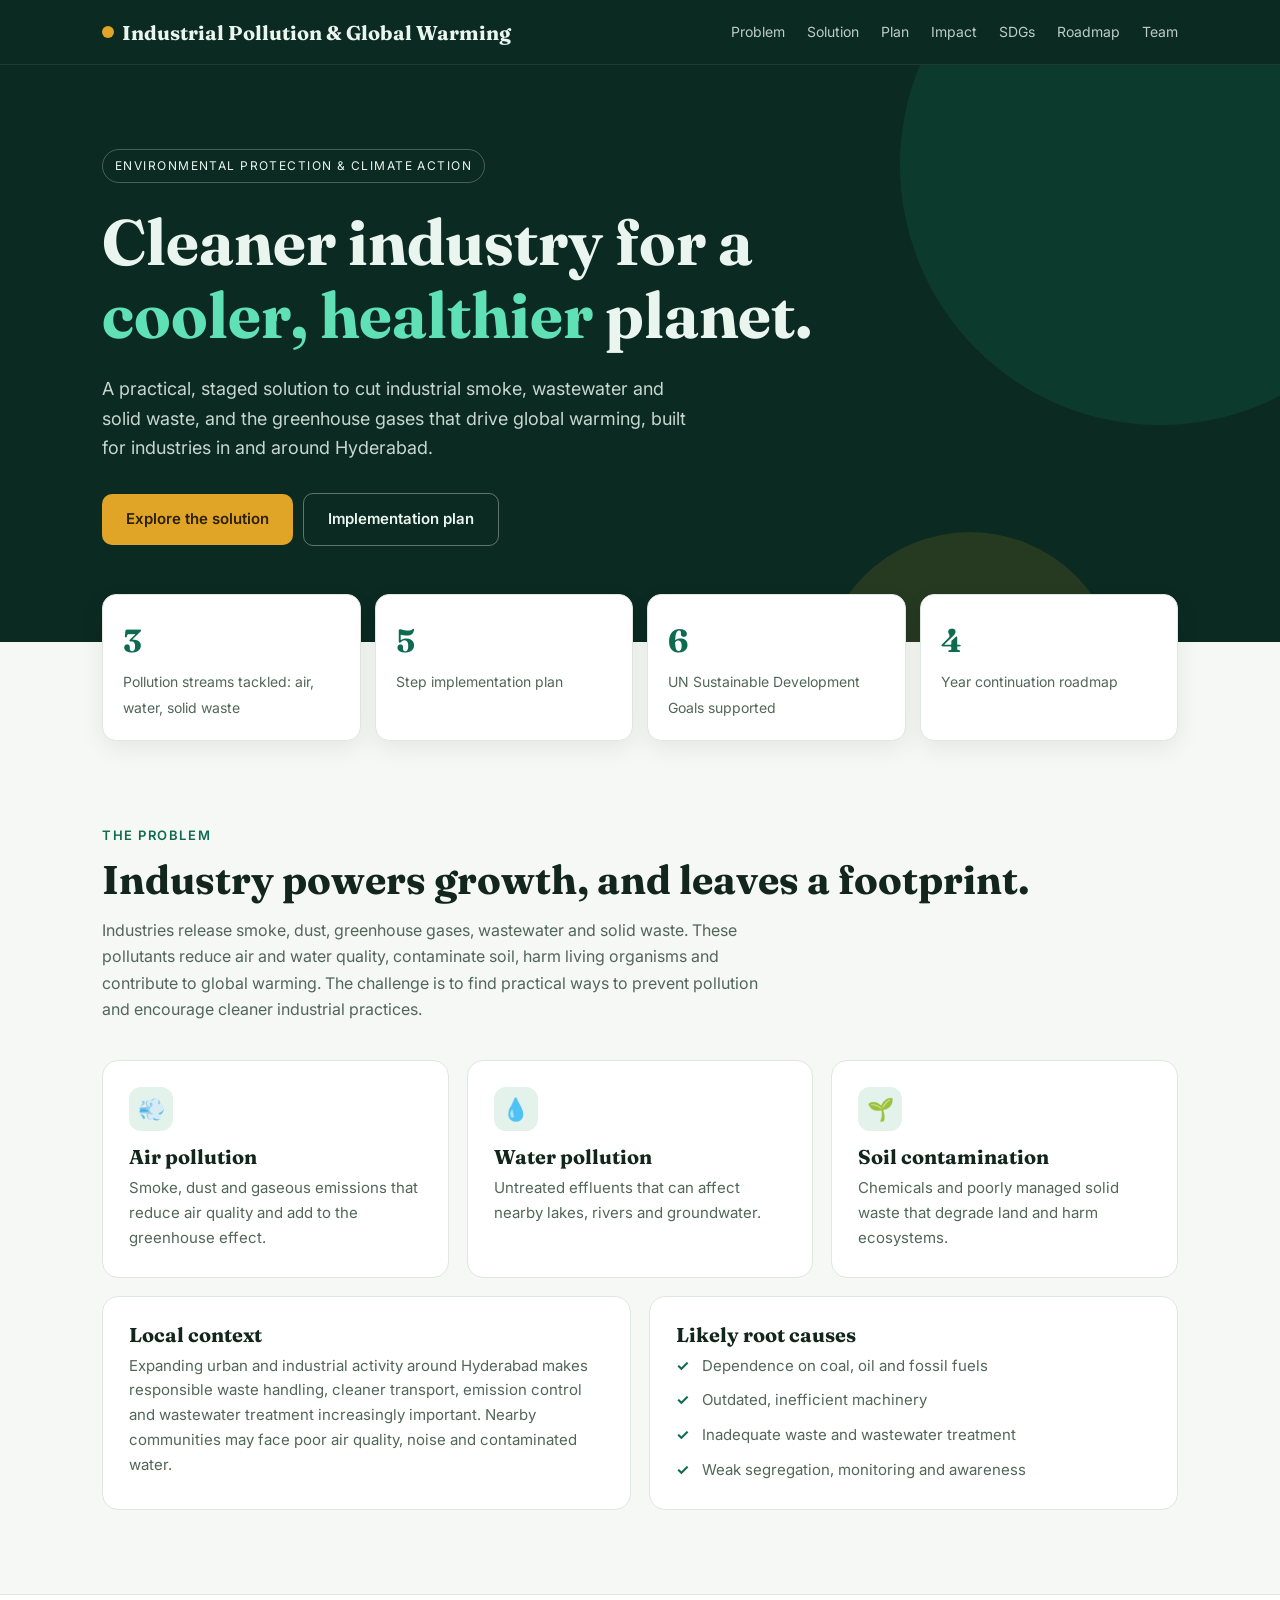
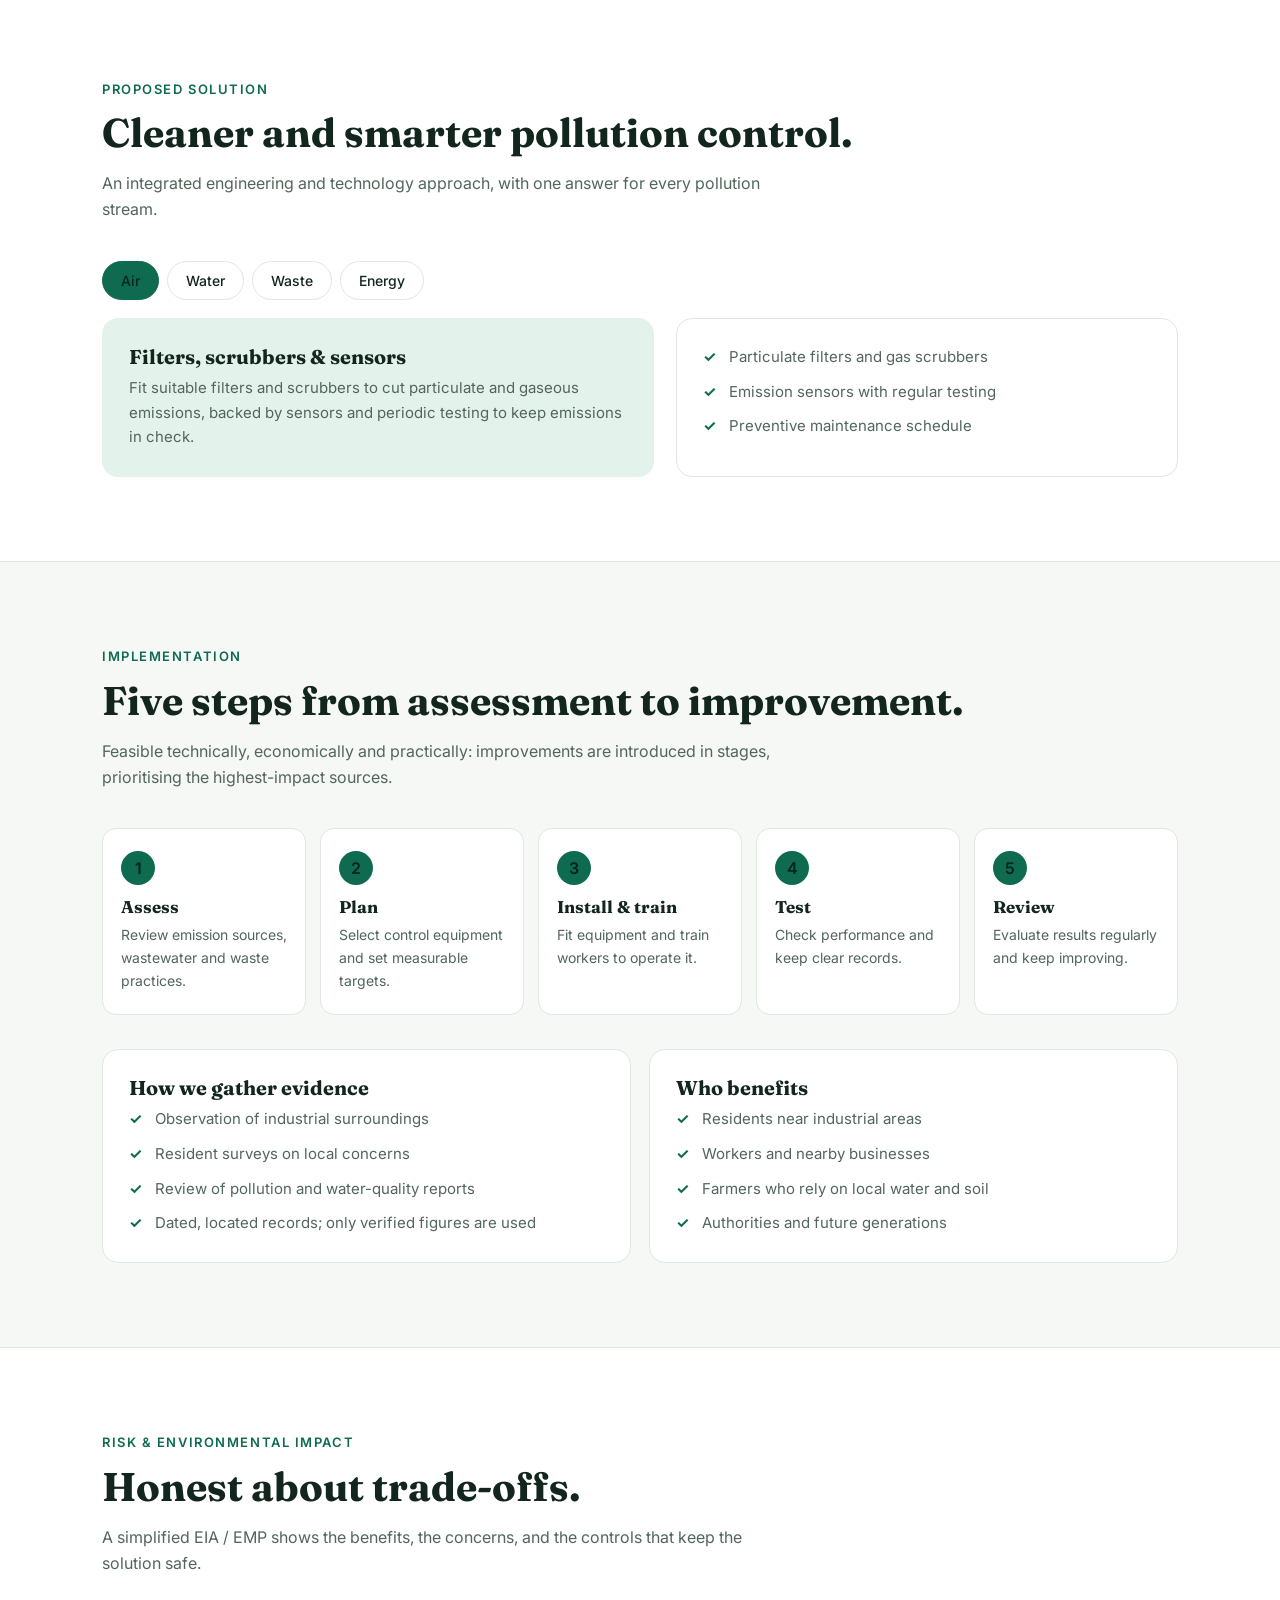
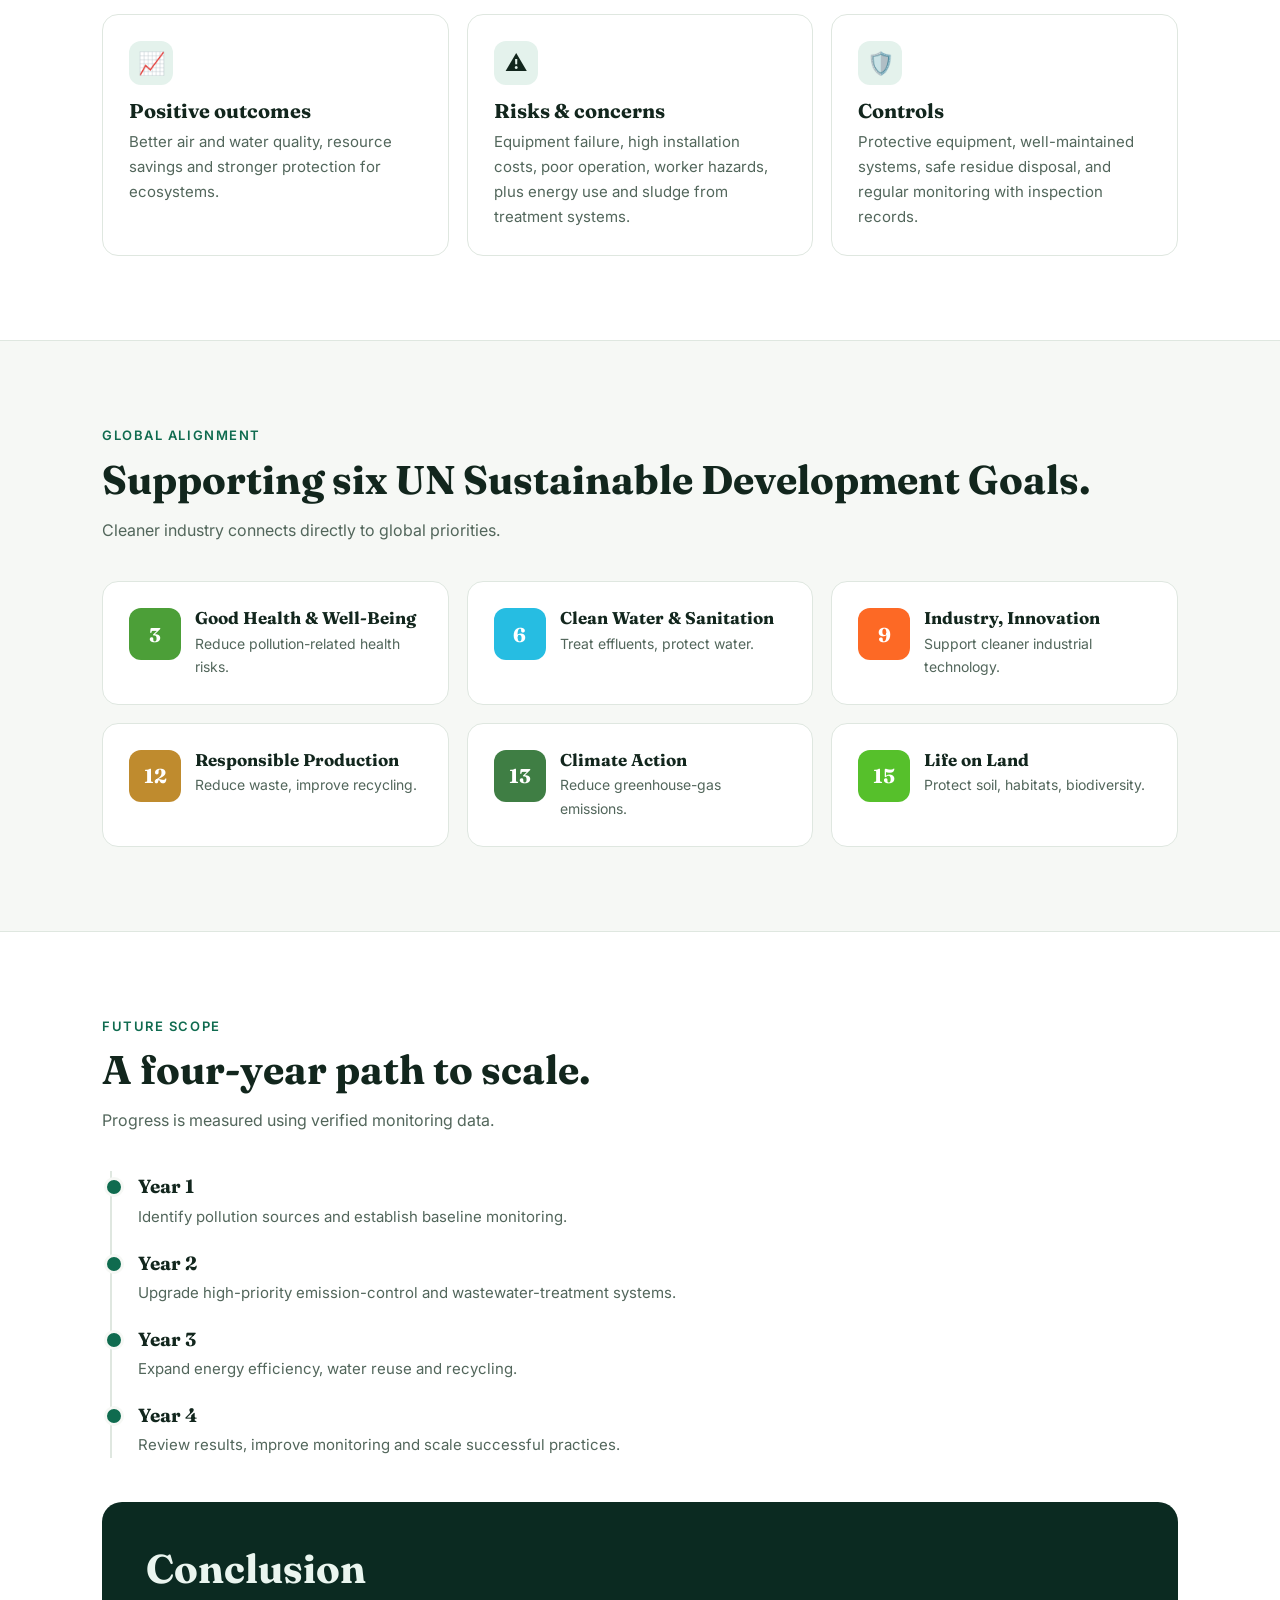
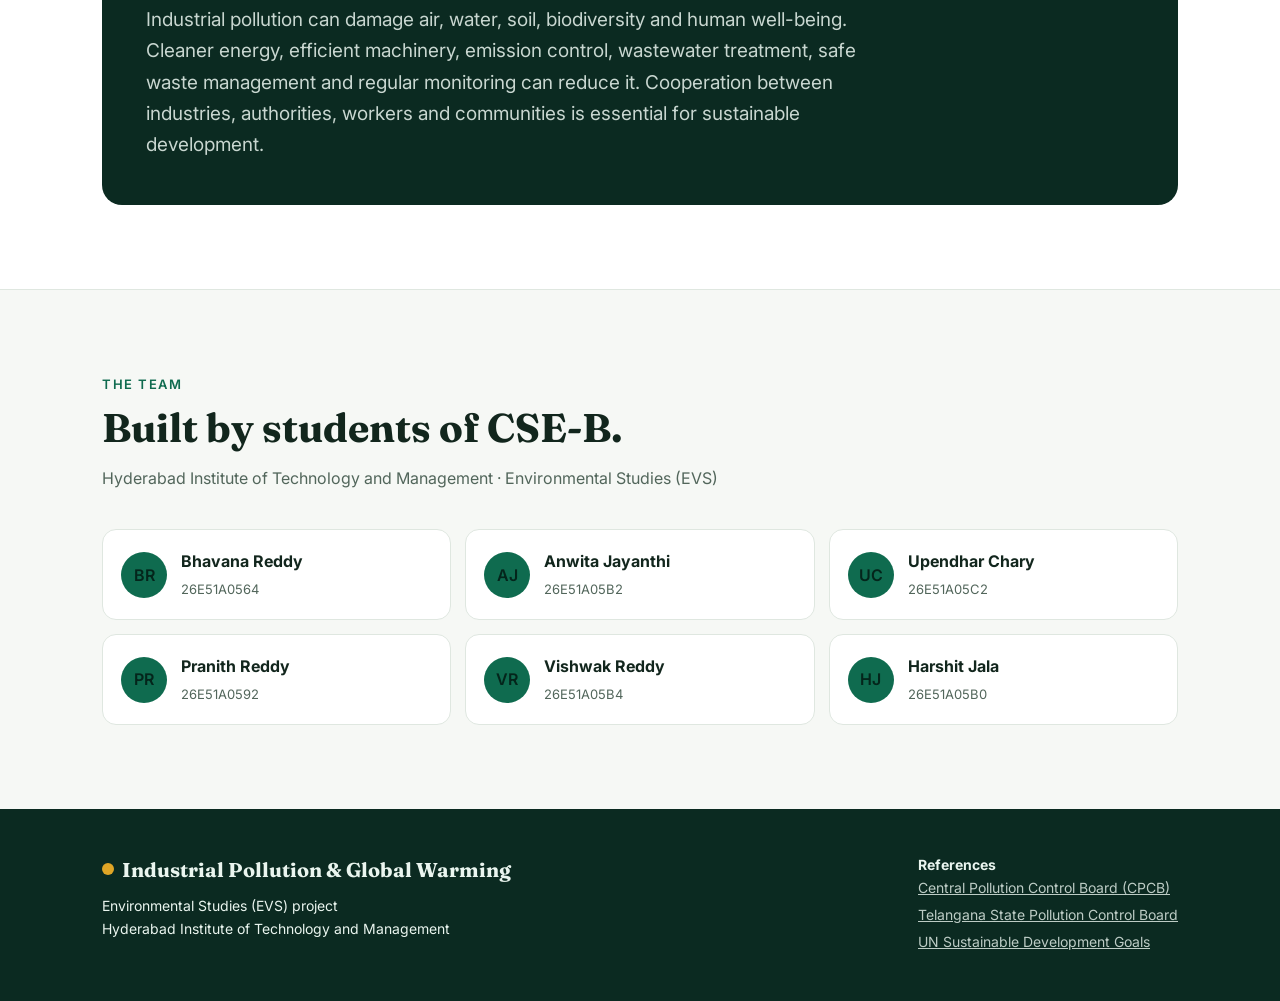
<file: Industrial Pollution & Global Warming — EVS Project (2).html>
<!DOCTYPE html>
<html lang="en">
<head>
<meta charset="utf-8">
<meta name="viewport" content="width=device-width, initial-scale=1, viewport-fit=cover">
<title>Industrial Pollution & Global Warming — EVS Project</title>
<link rel="preconnect" href="https://fonts.googleapis.com">
<link href="https://fonts.googleapis.com/css2?family=Fraunces:wght@600;700&family=Inter:wght@400;500;600&display=swap" rel="stylesheet">
<style>
:root{--bg:#f6f8f5;--surface:#fff;--ink:#12261d;--muted:#52665b;--line:#dfe7e0;--brand:#0f6b4f;--brand2:#14946e;--soft:#e4f2ec;--accent:#e0a526;--hero:#0b2a21;--heroink:#eaf5ef;
box-sizing:border-box;padding-top:env(safe-area-inset-top,0px);padding-bottom:env(safe-area-inset-bottom,0px)}
@media (prefers-color-scheme:dark){:root:not([data-theme="light"]){--bg:#0c1713;--surface:#13221c;--ink:#e8f2ec;--muted:#9bb0a5;--line:#23372e;--brand:#3ccf9f;--brand2:#2fb58a;--soft:#17332a;--hero:#071a14}}
:root[data-theme="dark"]{--bg:#0c1713;--surface:#13221c;--ink:#e8f2ec;--muted:#9bb0a5;--line:#23372e;--brand:#3ccf9f;--brand2:#2fb58a;--soft:#17332a;--hero:#071a14}
*{box-sizing:border-box}html{scroll-behavior:smooth;scroll-padding-top:calc(72px + env(safe-area-inset-top,0px))}
body{margin:0;background:var(--bg);color:var(--ink);font:16px/1.65 Inter,system-ui,-apple-system,"Segoe UI",sans-serif}
h1,h2,h3{font-family:Fraunces,Georgia,serif;line-height:1.15;margin:0}
a{color:inherit}.wrap{max-width:1120px;margin:0 auto;padding:0 22px}
body::before{content:"";position:fixed;inset:0 0 auto;height:env(safe-area-inset-top,0px);background:var(--hero);z-index:60}
nav{position:sticky;top:env(safe-area-inset-top,0px);z-index:50;background:var(--hero);color:var(--heroink);border-bottom:1px solid rgba(255,255,255,.08)}
nav .wrap{display:flex;align-items:center;justify-content:space-between;height:64px}
.logo{font-family:Fraunces,Georgia,serif;font-weight:700;font-size:clamp(14px,4.3vw,20px);text-decoration:none;display:flex;gap:8px;align-items:center}
.logo i{width:12px;height:12px;border-radius:50%;background:var(--accent);display:inline-block}
nav ul{display:flex;gap:22px;list-style:none;margin:0;padding:0;font-size:14px;overflow-x:auto}
nav ul a{text-decoration:none;opacity:.8;white-space:nowrap}nav ul a:hover{opacity:1}
@media(max-width:820px){nav ul{display:none}}
.hero{background:var(--hero);color:var(--heroink);position:relative;overflow:hidden;padding:84px 0 96px}
.hero::before,.hero::after{content:"";position:absolute;border-radius:50%;background:#14946e;opacity:.16}
.hero::before{width:520px;height:520px;right:-140px;top:-160px}.hero::after{width:300px;height:300px;right:160px;bottom:-190px;background:var(--accent);opacity:.12}
.tag{display:inline-block;font-size:12px;letter-spacing:.12em;text-transform:uppercase;padding:6px 12px;border:1px solid rgba(255,255,255,.25);border-radius:99px;margin-bottom:22px}
.hero h1{font-size:clamp(36px,6vw,64px);max-width:760px}.hero h1 em{font-style:normal;color:#5fe0b5}
.hero p{max-width:600px;font-size:18px;opacity:.85;margin:22px 0 30px}
.btn{display:inline-block;padding:13px 24px;border-radius:10px;font-weight:600;text-decoration:none;font-size:15px}
.btn.p{background:var(--accent);color:#2b2000}.btn.g{border:1px solid rgba(255,255,255,.35);margin-left:10px}
.stats{display:grid;grid-template-columns:repeat(4,1fr);gap:14px;margin-top:-48px;position:relative;z-index:2}
.stat{background:var(--surface);border:1px solid var(--line);border-radius:14px;padding:20px;box-shadow:0 8px 24px rgba(0,0,0,.07)}
.stat b{font-family:Fraunces,Georgia,serif;font-size:32px;color:var(--brand);display:block}.stat span{color:var(--muted);font-size:14px}
section{padding:84px 0}.eyebrow{color:var(--brand);font-weight:600;font-size:13px;letter-spacing:.12em;text-transform:uppercase;margin-bottom:10px}
h2{font-size:clamp(28px,4vw,40px);margin-bottom:14px}.lead{color:var(--muted);max-width:680px;margin:0 0 38px}
.grid{display:grid;gap:18px}.g2{grid-template-columns:repeat(2,1fr)}.g3{grid-template-columns:repeat(3,1fr)}
.card{background:var(--surface);border:1px solid var(--line);border-radius:16px;padding:26px}
.card h3{font-size:20px;margin-bottom:8px}.card p,.card li{color:var(--muted);font-size:15px;margin:0}
.ic{width:44px;height:44px;border-radius:12px;background:var(--soft);display:grid;place-items:center;font-size:22px;margin-bottom:14px}
.alt{background:var(--surface);border-block:1px solid var(--line)}
ul.chk{list-style:none;padding:0;margin:0;display:grid;gap:10px}ul.chk li{padding-left:26px;position:relative}
ul.chk li::before{content:"✓";position:absolute;left:0;color:var(--brand);font-weight:700}
.tabs{display:flex;gap:8px;flex-wrap:wrap;margin-bottom:18px}
.tab{border:1px solid var(--line);background:var(--surface);color:var(--ink);padding:10px 18px;border-radius:99px;cursor:pointer;font:500 14px Inter,system-ui,sans-serif}
.tab[aria-selected="true"]{background:var(--brand);border-color:var(--brand);color:#fff}
:root:not([data-theme="light"]) .tab[aria-selected="true"]{color:#04251b}
.panel{display:none;grid-template-columns:1.1fr 1fr;gap:22px}.panel.on{display:grid}
.panel .card:first-child{background:var(--soft);border-color:transparent}
.steps{counter-reset:s;display:grid;grid-template-columns:repeat(5,1fr);gap:14px}
.step{counter-increment:s;background:var(--surface);border:1px solid var(--line);border-radius:14px;padding:22px 18px;position:relative}
.step::before{content:counter(s);width:34px;height:34px;border-radius:50%;background:var(--brand);color:#fff;display:grid;place-items:center;font-weight:600;margin-bottom:12px}
:root:not([data-theme="light"]) .step::before{color:#04251b}
.step h3{font-size:17px;margin-bottom:6px}.step p{font-size:14px;color:var(--muted);margin:0}
.tl{border-left:2px solid var(--line);margin-left:8px;display:grid;gap:18px}
.tl div{padding-left:26px;position:relative}.tl div::before{content:"";position:absolute;left:-8px;top:6px;width:14px;height:14px;border-radius:50%;background:var(--brand);border:3px solid var(--bg)}
.tl b{font-family:Fraunces,Georgia,serif;font-size:19px;display:block}.tl span{color:var(--muted);font-size:15px}
.sdg{display:flex;gap:14px;align-items:flex-start}.sdg b{flex:none;width:52px;height:52px;border-radius:12px;display:grid;place-items:center;color:#fff;font-family:Fraunces,Georgia,serif;font-size:20px}
.sdg h3{font-size:17px;margin-bottom:4px}.sdg p{font-size:14px;color:var(--muted);margin:0}
.team{display:grid;grid-template-columns:repeat(3,1fr);gap:14px}
.mem{background:var(--surface);border:1px solid var(--line);border-radius:14px;padding:18px;display:flex;gap:14px;align-items:center}
.av{width:46px;height:46px;border-radius:50%;background:var(--brand);color:#fff;display:grid;place-items:center;font-weight:600;flex:none}
:root:not([data-theme="light"]) .av{color:#04251b}
.mem b{display:block}.mem span{font-size:13px;color:var(--muted)}
.quote{background:var(--hero);color:var(--heroink);border-radius:20px;padding:44px;font-size:19px}
.quote h2{margin-bottom:12px}.quote p{opacity:.85;margin:0;max-width:760px}
footer{background:var(--hero);color:var(--heroink);padding:44px 0;font-size:14px}
footer .wrap{display:flex;justify-content:space-between;gap:24px;flex-wrap:wrap}footer a{opacity:.8;display:block;margin-bottom:4px}
@media(max-width:900px){.stats,.g3,.steps,.team{grid-template-columns:1fr 1fr}.g2,.panel.on{grid-template-columns:1fr}}
@media(max-width:560px){.stats,.g3,.steps,.team{grid-template-columns:1fr}section{padding:60px 0}.btn.g{margin:10px 0 0}.quote{padding:28px}}
</style>
</head>
<body>
<nav><div class="wrap"><a class="logo" href="#top"><i></i>Industrial Pollution & Global Warming</a>
<ul><li><a href="#problem">Problem</a></li><li><a href="#solution">Solution</a></li><li><a href="#plan">Plan</a></li><li><a href="#impact">Impact</a></li><li><a href="#sdg">SDGs</a></li><li><a href="#future">Roadmap</a></li><li><a href="#team">Team</a></li></ul></div></nav>

<header class="hero" id="top"><div class="wrap">
<span class="tag">Environmental Protection &amp; Climate Action</span>
<h1>Cleaner industry for a <em>cooler, healthier</em> planet.</h1>
<p>A practical, staged solution to cut industrial smoke, wastewater and solid waste, and the greenhouse gases that drive global warming, built for industries in and around Hyderabad.</p>
<a class="btn p" href="#solution">Explore the solution</a><a class="btn g" href="#plan">Implementation plan</a>
</div></header>

<div class="wrap"><div class="stats">
<div class="stat"><b>3</b><span>Pollution streams tackled: air, water, solid waste</span></div>
<div class="stat"><b>5</b><span>Step implementation plan</span></div>
<div class="stat"><b>6</b><span>UN Sustainable Development Goals supported</span></div>
<div class="stat"><b>4</b><span>Year continuation roadmap</span></div></div></div>

<section id="problem"><div class="wrap">
<div class="eyebrow">The problem</div><h2>Industry powers growth, and leaves a footprint.</h2>
<p class="lead">Industries release smoke, dust, greenhouse gases, wastewater and solid waste. These pollutants reduce air and water quality, contaminate soil, harm living organisms and contribute to global warming. The challenge is to find practical ways to prevent pollution and encourage cleaner industrial practices.</p>
<div class="grid g3">
<div class="card"><div class="ic">💨</div><h3>Air pollution</h3><p>Smoke, dust and gaseous emissions that reduce air quality and add to the greenhouse effect.</p></div>
<div class="card"><div class="ic">💧</div><h3>Water pollution</h3><p>Untreated effluents that can affect nearby lakes, rivers and groundwater.</p></div>
<div class="card"><div class="ic">🌱</div><h3>Soil contamination</h3><p>Chemicals and poorly managed solid waste that degrade land and harm ecosystems.</p></div>
</div>
<div class="grid g2" style="margin-top:18px">
<div class="card"><h3>Local context</h3><p>Expanding urban and industrial activity around Hyderabad makes responsible waste handling, cleaner transport, emission control and wastewater treatment increasingly important. Nearby communities may face poor air quality, noise and contaminated water.</p></div>
<div class="card"><h3>Likely root causes</h3><ul class="chk"><li>Dependence on coal, oil and fossil fuels</li><li>Outdated, inefficient machinery</li><li>Inadequate waste and wastewater treatment</li><li>Weak segregation, monitoring and awareness</li></ul></div>
</div></div></section>

<section id="solution" class="alt"><div class="wrap">
<div class="eyebrow">Proposed solution</div><h2>Cleaner and smarter pollution control.</h2>
<p class="lead">An integrated engineering and technology approach, with one answer for every pollution stream.</p>
<div class="tabs" role="tablist">
<button class="tab" role="tab" aria-selected="true" data-p="0">Air</button><button class="tab" role="tab" aria-selected="false" data-p="1">Water</button><button class="tab" role="tab" aria-selected="false" data-p="2">Waste</button><button class="tab" role="tab" aria-selected="false" data-p="3">Energy</button></div>
<div class="panel on"><div class="card"><h3>Filters, scrubbers &amp; sensors</h3><p>Fit suitable filters and scrubbers to cut particulate and gaseous emissions, backed by sensors and periodic testing to keep emissions in check.</p></div>
<div class="card"><ul class="chk"><li>Particulate filters and gas scrubbers</li><li>Emission sensors with regular testing</li><li>Preventive maintenance schedule</li></ul></div></div>
<div class="panel"><div class="card"><h3>Effluent treatment &amp; reuse</h3><p>Install or improve effluent-treatment systems so wastewater is treated before discharge, and reuse treated water where it is appropriate and safe.</p></div>
<div class="card"><ul class="chk"><li>Treatment before any discharge</li><li>Safe reuse of treated water</li><li>Regular water-quality monitoring</li></ul></div></div>
<div class="panel"><div class="card"><h3>Segregate, recycle, track</h3><p>Segregate and recycle industrial waste, track generation with simple digital records, and dispose of treatment residues responsibly.</p></div>
<div class="card"><ul class="chk"><li>Source-level waste segregation</li><li>Digital waste and recycling logs</li><li>Safe disposal of sludge and used filters</li></ul></div></div>
<div class="panel"><div class="card"><h3>Efficiency &amp; renewables</h3><p>Replace outdated machinery with energy-efficient equipment, switch to cleaner fuels and bring in renewable energy where feasible.</p></div>
<div class="card"><ul class="chk"><li>Energy-efficient machinery</li><li>Cleaner fuels</li><li>Renewable energy where feasible</li></ul></div></div>
</div></section>

<section id="plan"><div class="wrap">
<div class="eyebrow">Implementation</div><h2>Five steps from assessment to improvement.</h2>
<p class="lead">Feasible technically, economically and practically: improvements are introduced in stages, prioritising the highest-impact sources.</p>
<div class="steps">
<div class="step"><h3>Assess</h3><p>Review emission sources, wastewater and waste practices.</p></div>
<div class="step"><h3>Plan</h3><p>Select control equipment and set measurable targets.</p></div>
<div class="step"><h3>Install &amp; train</h3><p>Fit equipment and train workers to operate it.</p></div>
<div class="step"><h3>Test</h3><p>Check performance and keep clear records.</p></div>
<div class="step"><h3>Review</h3><p>Evaluate results regularly and keep improving.</p></div></div>
<div class="grid g2" style="margin-top:34px">
<div class="card"><h3>How we gather evidence</h3><ul class="chk"><li>Observation of industrial surroundings</li><li>Resident surveys on local concerns</li><li>Review of pollution and water-quality reports</li><li>Dated, located records; only verified figures are used</li></ul></div>
<div class="card"><h3>Who benefits</h3><ul class="chk"><li>Residents near industrial areas</li><li>Workers and nearby businesses</li><li>Farmers who rely on local water and soil</li><li>Authorities and future generations</li></ul></div>
</div></div></section>

<section id="impact" class="alt"><div class="wrap">
<div class="eyebrow">Risk &amp; environmental impact</div><h2>Honest about trade-offs.</h2>
<p class="lead">A simplified EIA / EMP shows the benefits, the concerns, and the controls that keep the solution safe.</p>
<div class="grid g3">
<div class="card"><div class="ic">📈</div><h3>Positive outcomes</h3><p>Better air and water quality, resource savings and stronger protection for ecosystems.</p></div>
<div class="card"><div class="ic">⚠️</div><h3>Risks &amp; concerns</h3><p>Equipment failure, high installation costs, poor operation, worker hazards, plus energy use and sludge from treatment systems.</p></div>
<div class="card"><div class="ic">🛡️</div><h3>Controls</h3><p>Protective equipment, well-maintained systems, safe residue disposal, and regular monitoring with inspection records.</p></div>
</div></div></section>

<section id="sdg"><div class="wrap">
<div class="eyebrow">Global alignment</div><h2>Supporting six UN Sustainable Development Goals.</h2><p class="lead">Cleaner industry connects directly to global priorities.</p>
<div class="grid g3">
<div class="card sdg"><b style="background:#4c9f38">3</b><div><h3>Good Health &amp; Well-Being</h3><p>Reduce pollution-related health risks.</p></div></div>
<div class="card sdg"><b style="background:#26bde2">6</b><div><h3>Clean Water &amp; Sanitation</h3><p>Treat effluents, protect water.</p></div></div>
<div class="card sdg"><b style="background:#fd6925">9</b><div><h3>Industry, Innovation</h3><p>Support cleaner industrial technology.</p></div></div>
<div class="card sdg"><b style="background:#bf8b2e">12</b><div><h3>Responsible Production</h3><p>Reduce waste, improve recycling.</p></div></div>
<div class="card sdg"><b style="background:#3f7e44">13</b><div><h3>Climate Action</h3><p>Reduce greenhouse-gas emissions.</p></div></div>
<div class="card sdg"><b style="background:#56c02b">15</b><div><h3>Life on Land</h3><p>Protect soil, habitats, biodiversity.</p></div></div>
</div></div></section>

<section id="future" class="alt"><div class="wrap">
<div class="eyebrow">Future scope</div><h2>A four-year path to scale.</h2><p class="lead">Progress is measured using verified monitoring data.</p>
<div class="tl">
<div><b>Year 1</b><span>Identify pollution sources and establish baseline monitoring.</span></div>
<div><b>Year 2</b><span>Upgrade high-priority emission-control and wastewater-treatment systems.</span></div>
<div><b>Year 3</b><span>Expand energy efficiency, water reuse and recycling.</span></div>
<div><b>Year 4</b><span>Review results, improve monitoring and scale successful practices.</span></div></div>
<div class="quote" style="margin-top:44px"><h2>Conclusion</h2><p>Industrial pollution can damage air, water, soil, biodiversity and human well-being. Cleaner energy, efficient machinery, emission control, wastewater treatment, safe waste management and regular monitoring can reduce it. Cooperation between industries, authorities, workers and communities is essential for sustainable development.</p></div>
</div></section>

<section id="team"><div class="wrap">
<div class="eyebrow">The team</div><h2>Built by students of CSE-B.</h2><p class="lead">Hyderabad Institute of Technology and Management · Environmental Studies (EVS)</p>
<div class="team">
<div class="mem"><div class="av">BR</div><div><b>Bhavana Reddy</b><span>26E51A0564</span></div></div>
<div class="mem"><div class="av">AJ</div><div><b>Anwita Jayanthi</b><span>26E51A05B2</span></div></div>
<div class="mem"><div class="av">UC</div><div><b>Upendhar Chary</b><span>26E51A05C2</span></div></div>
<div class="mem"><div class="av">PR</div><div><b>Pranith Reddy</b><span>26E51A0592</span></div></div>
<div class="mem"><div class="av">VR</div><div><b>Vishwak Reddy</b><span>26E51A05B4</span></div></div>
<div class="mem"><div class="av">HJ</div><div><b>Harshit Jala</b><span>26E51A05B0</span></div></div>
</div></div></section>

<footer><div class="wrap"><div><div class="logo" style="margin-bottom:8px"><i></i>Industrial Pollution & Global Warming</div>Environmental Studies (EVS) project<br>Hyderabad Institute of Technology and Management</div>
<div><b>References</b><br><a href="https://cpcb.nic.in/" target="_blank" rel="noopener">Central Pollution Control Board (CPCB)</a><a href="https://tspcb.cgg.gov.in/" target="_blank" rel="noopener">Telangana State Pollution Control Board</a><a href="https://sdgs.un.org/goals" target="_blank" rel="noopener">UN Sustainable Development Goals</a></div></div></footer>

<script>
document.querySelectorAll('.tab').forEach(function(t){t.addEventListener('click',function(){
document.querySelectorAll('.tab').forEach(function(x){x.setAttribute('aria-selected',x===t)});
document.querySelectorAll('.panel').forEach(function(p,i){p.classList.toggle('on',i==t.dataset.p)})})});
</script>
</body>
</html>
</file>
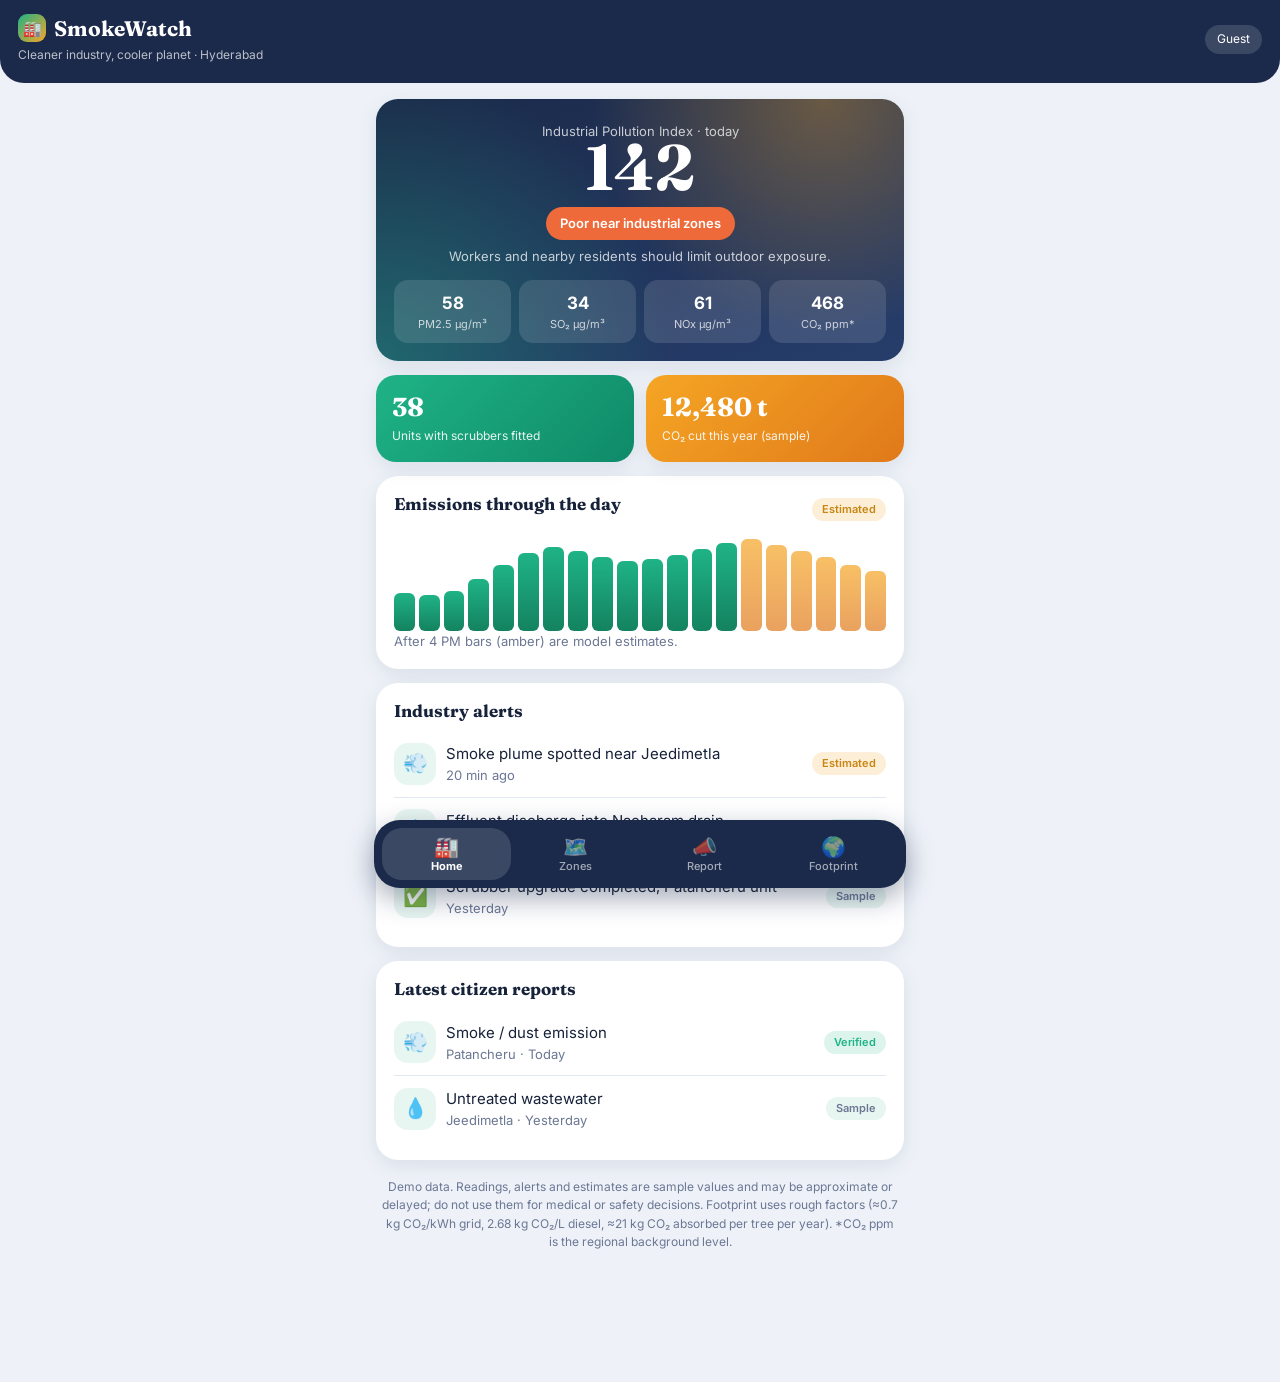
<file: SmokeWatch – Industrial Pollution Tracker.html>
<!DOCTYPE html>
<html lang="en">
<head>
<meta charset="utf-8">
<meta name="viewport" content="width=device-width, initial-scale=1, viewport-fit=cover">
<title>SmokeWatch – Industrial Pollution Tracker</title>
<link href="https://fonts.googleapis.com/css2?family=Fraunces:wght@600;700&family=Inter:wght@400;500;600&display=swap" rel="stylesheet">
<style>
:root{--bg:#eef2f8;--sf:#fff;--ink:#16213a;--mu:#6b7794;--ln:#e2e8f3;--br:#1fb386;--soft:#e8f6f1;--am:#f5a524;--hero:#1b2a4a;--hi:#fff;--bad:#ef6a3a;--ok:#1fb386;--mid:#f5a524;--sh:0 6px 20px rgba(27,42,74,.09);
box-sizing:border-box;padding-top:env(safe-area-inset-top,0px)}
@media (prefers-color-scheme:dark){:root:not([data-theme="light"]){--bg:#0e1730;--sf:#172344;--ink:#eef2fb;--mu:#9aa7c7;--ln:#26345c;--soft:#1b2c4f;--sh:0 6px 20px rgba(0,0,0,.35)}}
:root[data-theme="dark"]{--bg:#0e1730;--sf:#172344;--ink:#eef2fb;--mu:#9aa7c7;--ln:#26345c;--soft:#1b2c4f;--sh:0 6px 20px rgba(0,0,0,.35)}
*{box-sizing:border-box}html,body{margin:0}
body{background:var(--bg);color:var(--ink);font:15px/1.55 Inter,system-ui,sans-serif;padding-bottom:calc(96px + env(safe-area-inset-bottom,0px))}
body::before{content:"";position:fixed;inset:0 0 auto;height:env(safe-area-inset-top,0px);background:var(--hero);z-index:60}
h1,h2,h3{font-family:Fraunces,Georgia,serif;margin:0;line-height:1.2}
header{position:sticky;top:env(safe-area-inset-top,0px);z-index:50;background:var(--hero);color:#fff;padding:14px 18px 18px;display:flex;justify-content:space-between;align-items:center;border-radius:0 0 24px 24px}
header b{font:700 21px Fraunces,Georgia,serif;display:flex;gap:8px;align-items:center}header b i{width:28px;height:28px;border-radius:9px;background:linear-gradient(135deg,#1fb386,#f5a524);display:grid;place-items:center;font-style:normal;font-size:15px}
header span{font-size:12px;opacity:.7}header .pill{background:rgba(255,255,255,.14);padding:5px 12px;border-radius:99px;opacity:1}
main{max-width:560px;margin:0 auto;padding:16px}
.view{display:none}.view.on{display:block}
.card{background:var(--sf);border-radius:22px;padding:18px;margin-bottom:14px;box-shadow:var(--sh)}
.card h3{font-size:17px;margin-bottom:10px}
.row{display:flex;justify-content:space-between;align-items:center;gap:10px}
.mu{color:var(--mu);font-size:13px}
.hero{background:radial-gradient(circle at 85% 0,rgba(245,165,36,.35),transparent 45%),radial-gradient(circle at 0 100%,rgba(31,179,134,.4),transparent 50%),linear-gradient(160deg,#1b2a4a,#263d6b);color:#fff;text-align:center;padding:22px 18px 18px}
.hero .mu{color:rgba(255,255,255,.75)}
.hero .big{font:700 64px Fraunces,Georgia,serif;display:block;line-height:1;margin-top:-6px}
.lvl{display:inline-block;margin:8px 0 6px;padding:6px 14px;border-radius:99px;background:var(--bad);color:#fff;font-weight:600;font-size:13px}
.chips{display:grid;grid-template-columns:repeat(4,1fr);gap:8px;margin-top:14px}
.chip{background:var(--soft);border-radius:14px;padding:10px 4px;text-align:center;font-size:11px;color:var(--mu)}.chip b{display:block;font-size:17px;color:var(--ink)}
.hero .chip{background:rgba(255,255,255,.12);color:rgba(255,255,255,.75)}.hero .chip b{color:#fff}
.tiles{display:grid;grid-template-columns:1fr 1fr;gap:12px;margin-bottom:14px}
.tile{border-radius:20px;padding:16px;color:#fff;box-shadow:var(--sh)}.tile b{font:700 26px Fraunces,Georgia,serif;display:block}.tile span{font-size:12px;opacity:.9}
.t1{background:linear-gradient(135deg,#1fb386,#0f8a68)}.t2{background:linear-gradient(135deg,#f5a524,#e0791a)}
.gauge{text-align:center}.gauge b{font:700 44px Fraunces,Georgia,serif;display:block;line-height:1}
.badge{font-size:11px;font-weight:600;padding:3px 10px;border-radius:99px;white-space:nowrap}
.v{background:rgba(31,179,134,.15);color:var(--ok)}.e{background:rgba(245,165,36,.18);color:#c98512}.s{background:var(--soft);color:var(--mu)}
.list{list-style:none;margin:0;padding:0}.list li{padding:11px 0;border-top:1px solid var(--ln)}.list li:first-child{border-top:0}
.ico{width:42px;height:42px;border-radius:14px;background:var(--soft);display:grid;place-items:center;font-size:20px;flex:none}.grow{flex:1}
.bars{display:flex;align-items:flex-end;gap:4px;height:100px;margin-top:6px}.bars i{flex:1;border-radius:6px;background:linear-gradient(180deg,#1fb386,#14825f)}.bars i.f{background:linear-gradient(180deg,#f5a524,#e0791a);opacity:.7}
label{display:block;font-weight:600;font-size:13px;margin:12px 0 5px}
select,input,textarea{width:100%;padding:12px;border-radius:14px;border:1px solid var(--ln);background:var(--bg);color:var(--ink);font:inherit}
.btn{margin-top:14px;width:100%;padding:14px;border:0;border-radius:16px;background:linear-gradient(135deg,#1fb386,#14825f);color:#fff;font:600 15px Inter,sans-serif;cursor:pointer;box-shadow:0 8px 18px rgba(31,179,134,.35)}
nav{position:fixed;bottom:calc(12px + env(safe-area-inset-bottom,0px));left:14px;right:14px;max-width:532px;margin:0 auto;background:var(--hero);border-radius:26px;display:flex;padding:8px;z-index:50;box-shadow:0 10px 28px rgba(27,42,74,.4)}
nav button{flex:1;background:none;border:0;color:rgba(255,255,255,.6);font:500 11px Inter,sans-serif;padding:7px;border-radius:20px;cursor:pointer}nav button span{display:block;font-size:20px}
nav button.on{background:rgba(255,255,255,.14);color:#fff;font-weight:700}
.map{width:100%;border-radius:18px;background:linear-gradient(160deg,#1b2a4a,#263d6b)}.map circle{cursor:pointer;stroke:#fff;stroke-width:2}
.note{font-size:12px;color:var(--mu);text-align:center;margin:18px 6px}
</style>
</head>
<body>
<header><div><b><i>🏭</i>SmokeWatch</b><span>Cleaner industry, cooler planet · Hyderabad</span></div><span class="pill">Guest</span></header>
<main>

<section class="view on" id="home">
 <div class="card hero">
  <div class="mu">Industrial Pollution Index · today</div>
  <span class="big" id="idx">142</span><span class="lvl" id="lvl">Poor near industrial zones</span>
  <div class="mu">Workers and nearby residents should limit outdoor exposure.</div>
  <div class="chips"><div class="chip"><b>58</b>PM2.5 µg/m³</div><div class="chip"><b>34</b>SO₂ µg/m³</div><div class="chip"><b>61</b>NOx µg/m³</div><div class="chip"><b>468</b>CO₂ ppm*</div></div>
 </div>
 <div class="tiles"><div class="tile t1"><b>38</b><span>Units with scrubbers fitted</span></div><div class="tile t2"><b>12,480 t</b><span>CO₂ cut this year (sample)</span></div></div>
 <div class="card"><div class="row"><h3>Emissions through the day</h3><span class="badge e">Estimated</span></div><div class="bars" id="bars"></div><div class="mu">After 4 PM bars (amber) are model estimates.</div></div>
 <div class="card"><h3>Industry alerts</h3><ul class="list">
  <li class="row"><div class="ico">💨</div><div class="grow">Smoke plume spotted near Jeedimetla<div class="mu">20 min ago</div></div><span class="badge e">Estimated</span></li>
  <li class="row"><div class="ico">💧</div><div class="grow">Effluent discharge into Nacharam drain<div class="mu">2 h ago</div></div><span class="badge v">Verified</span></li>
  <li class="row"><div class="ico">✅</div><div class="grow">Scrubber upgrade completed, Patancheru unit<div class="mu">Yesterday</div></div><span class="badge s">Sample</span></li></ul></div>
 <div class="card"><h3>Latest citizen reports</h3><ul class="list" id="latest"></ul></div>
</section>

<section class="view" id="zones">
 <div class="card"><h3>Industrial zones</h3>
  <svg class="map" viewBox="0 0 320 240" id="map" role="img" aria-label="Schematic map of industrial zones">
   <path d="M0 150 Q80 120 150 140 T320 120" stroke="#34508a" stroke-width="10" fill="none"/><text x="10" y="232" font-size="10" fill="#9fb0d4">Schematic, not to scale</text>
  </svg>
  <div id="zinfo" class="mu" style="margin-top:10px">Tap a zone to see its pollution profile.</div></div>
</section>

<section class="view" id="report">
 <div class="card"><h3>Report an industrial issue</h3>
  <label for="rt">What did you see?</label>
  <select id="rt"><option>💨 Smoke / dust emission</option><option>💧 Untreated wastewater</option><option>🗑️ Illegal waste dumping</option><option>👃 Chemical smell</option><option>📢 Noise</option></select>
  <label for="rl">Area</label><select id="rl"></select>
  <label for="rd">Details</label><textarea id="rd" rows="3" placeholder="Date, time and what you observed"></textarea>
  <button class="btn" id="send">Submit report</button><div id="msg" class="mu" style="margin-top:8px"></div></div>
 <div class="card"><h3>Your reports</h3><ul class="list" id="mine"><li class="mu">Nothing yet.</li></ul></div>
</section>

<section class="view" id="foot">
 <div class="card"><h3>Factory carbon footprint</h3><div class="mu">Rough monthly CO₂ estimate for a small unit.</div>
  <label for="kwh">Grid electricity (kWh / month)</label><input id="kwh" type="number" value="20000" min="0">
  <label for="dsl">Diesel (litres / month)</label><input id="dsl" type="number" value="1500" min="0">
  <label for="eff">Energy-efficiency upgrade: <b id="effv">20</b>%</label><input id="eff" type="range" min="0" max="50" value="20">
  <label for="sol">Share of power from renewables: <b id="solv">25</b>%</label><input id="sol" type="range" min="0" max="100" value="25">
 </div>
 <div class="card hero"><div class="mu">Estimated emissions after improvements</div><span class="big" id="after">–</span><div class="mu">tonnes CO₂ / month</div>
  <div class="chips" style="grid-template-columns:repeat(3,1fr)"><div class="chip"><b id="before">–</b>today (t)</div><div class="chip"><b id="saved">–</b>saved (t)</div><div class="chip"><b id="trees">–</b>trees / yr equiv.</div></div></div>
</section>

<p class="note">Demo data. Readings, alerts and estimates are sample values and may be approximate or delayed; do not use them for medical or safety decisions. Footprint uses rough factors (≈0.7 kg CO₂/kWh grid, 2.68 kg CO₂/L diesel, ≈21 kg CO₂ absorbed per tree per year). *CO₂ ppm is the regional background level.</p>
</main>

<nav id="tabs"><button class="on" data-t="home"><span>🏭</span>Home</button><button data-t="zones"><span>🗺️</span>Zones</button><button data-t="report"><span>📣</span>Report</button><button data-t="foot"><span>🌍</span>Footprint</button></nav>

<script>
var $=function(i){return document.getElementById(i)};
var ZONES=[
 {n:"Patancheru",x:60,y:70,i:168,m:"Pharma & chemicals",k:"Air + wastewater",c:"Effluent treatment upgrades"},
 {n:"Jeedimetla",x:130,y:50,i:151,m:"Small-scale chemicals",k:"Air emissions",c:"Scrubbers & stack sensors"},
 {n:"Balanagar",x:190,y:105,i:122,m:"Mixed engineering",k:"Dust + noise",c:"Dust filters, quieter machinery"},
 {n:"Kattedan",x:245,y:150,i:109,m:"Textiles & plastics",k:"Solid waste",c:"Waste segregation & recycling"},
 {n:"Uppal",x:270,y:70,i:84,m:"Light industry",k:"Noise",c:"Routine monitoring"}];
function col(v){return v>150?"var(--bad)":v>100?"var(--mid)":"var(--ok)"}
// trend bars
var H=[38,36,40,52,66,78,84,80,74,70,72,76,82,88,92,86,80,74,66,60];
$("bars").innerHTML=H.map(function(v,i){return '<i class="'+(i>13?'f':'')+'" style="height:'+v+'%"></i>'}).join("");
// map
var m=$("map"),s="";
ZONES.forEach(function(z,i){s+='<circle data-i="'+i+'" cx="'+z.x+'" cy="'+z.y+'" r="'+(10+z.i/25)+'" fill="'+col(z.i)+'" opacity=".85"/><text x="'+z.x+'" y="'+(z.y-18)+'" text-anchor="middle" font-size="10" fill="#fff">'+z.n+'</text>'});
m.insertAdjacentHTML("beforeend",s);
m.addEventListener("click",function(e){var i=e.target.getAttribute&&e.target.getAttribute("data-i");if(i===null||i===undefined)return;var z=ZONES[i];
 $("zinfo").innerHTML='<b style="color:var(--ink)">'+z.n+'</b> · index <b style="color:'+col(z.i)+'">'+z.i+'</b><br>Main industry: '+z.m+'<br>Main concern: '+z.k+'<br>Suggested control: '+z.c+' <span class="badge s">Sample</span>'});
$("rl").innerHTML=ZONES.map(function(z){return "<option>"+z.n+"</option>"}).join("");
// tabs
$("tabs").addEventListener("click",function(e){var b=e.target.closest("button");if(!b)return;
 [].forEach.call(document.querySelectorAll(".view"),function(v){v.classList.remove("on")});$(b.dataset.t).classList.add("on");
 [].forEach.call(document.querySelectorAll("nav button"),function(x){x.classList.remove("on")});b.classList.add("on");scrollTo(0,0)});
// reports
var R=[];try{R=JSON.parse(localStorage.getItem("sw_reports")||"[]")}catch(e){}
var SEED=[{t:"💨 Smoke / dust emission",l:"Patancheru",d:"Today",b:"Verified"},{t:"💧 Untreated wastewater",l:"Jeedimetla",d:"Yesterday",b:"Sample"}];
function draw(){
 $("latest").innerHTML=R.concat(SEED).slice(0,4).map(function(r){return '<li class="row"><div class="ico">'+r.t.split(" ")[0]+'</div><div class="grow">'+r.t.slice(r.t.indexOf(" ")+1)+'<div class="mu">'+r.l+' · '+r.d+'</div></div><span class="badge '+(r.b=="Verified"?"v":r.b=="Pending"?"e":"s")+'">'+r.b+'</span></li>'}).join("");
 if(R.length)$("mine").innerHTML=R.map(function(r){return '<li>'+r.t+' · '+r.l+'<div class="mu"></div></li>'}).join("");}
$("send").onclick=function(){var d=$("rd").value.trim();if(!d){$("msg").textContent="Please add a short description.";return}
 R.unshift({t:$("rt").value,l:$("rl").value,d:"Just now",b:"Pending"});try{localStorage.setItem("sw_reports",JSON.stringify(R))}catch(e){}
 $("rd").value="";$("msg").textContent="Thanks! Report saved on this device (demo, not sent to authorities).";draw()};
draw();
// footprint
function calc(){var k=+$("kwh").value||0,d=+$("dsl").value||0,ef=+$("eff").value,so=+$("sol").value;
 $("effv").textContent=ef;$("solv").textContent=so;
 var b=(k*0.71+d*2.68)/1000,a=(k*(1-ef/100)*(1-so/100)*0.71+d*(1-ef/100)*2.68)/1000;
 $("before").textContent=b.toFixed(1);$("after").textContent=a.toFixed(1);$("saved").textContent=(b-a).toFixed(1);
 $("trees").textContent=Math.round((b-a)*12*1000/21).toLocaleString()}
["kwh","dsl","eff","sol"].forEach(function(i){$(i).addEventListener("input",calc)});calc();
</script>
</body>
</html>
</file>
<file: assets/css/common.css>
/**
 * SmokeWatch - Common Design System & Engineering Tokens
 * Industrial Operations Aesthetics (Linear / Palantir inspired)
 */

@import url('https://fonts.googleapis.com/css2?family=Inter:wght@300;400;500;600;700&family=JetBrains+Mono:wght@400;500;600&family=Plus+Jakarta+Sans:wght@500;600;700;800&display=swap');

:root {
  /* Dark Theme Tokens (Default) */
  --bg-app: #0b0f17;
  --bg-surface: #111827;
  --bg-surface-raised: #1e293b;
  --bg-surface-hover: #273549;
  --bg-inset: #070a10;
  
  --border-subtle: rgba(255, 255, 255, 0.08);
  --border-medium: rgba(255, 255, 255, 0.15);
  --border-focus: #38bdf8;

  --text-primary: #f8fafc;
  --text-secondary: #94a3b8;
  --text-muted: #64748b;
  --text-invert: #090d16;

  --primary: #10b981;
  --primary-glow: rgba(16, 185, 129, 0.25);
  --primary-hover: #059669;
  
  --accent-cyan: #06b6d4;
  --accent-sky: #0284c7;

  /* NAQI & Environmental Status Palette */
  --status-good: #10b981;
  --status-good-bg: rgba(16, 185, 129, 0.12);
  --status-moderate: #f59e0b;
  --status-moderate-bg: rgba(245, 158, 11, 0.12);
  --status-poor: #f97316;
  --status-poor-bg: rgba(249, 115, 22, 0.12);
  --status-severe: #ef4444;
  --status-severe-bg: rgba(239, 68, 68, 0.14);

  --font-sans: 'Plus Jakarta Sans', -apple-system, BlinkMacSystemFont, 'Segoe UI', Roboto, sans-serif;
  --font-body: 'Inter', system-ui, -apple-system, sans-serif;
  --font-mono: 'JetBrains Mono', ui-monospace, SFMono-Regular, monospace;

  --shadow-sm: 0 1px 2px 0 rgba(0, 0, 0, 0.25);
  --shadow-md: 0 4px 12px -1px rgba(0, 0, 0, 0.35);
  --shadow-lg: 0 10px 25px -3px rgba(0, 0, 0, 0.45);

  --radius-sm: 6px;
  --radius-md: 10px;
  --radius-lg: 16px;
  --radius-xl: 22px;
  --radius-full: 9999px;

  --transition-fast: 150ms cubic-bezier(0.4, 0, 0.2, 1);
  --transition-normal: 240ms cubic-bezier(0.4, 0, 0.2, 1);
}

/* Light Theme Overrides */
[data-theme="light"] {
  --bg-app: #f1f5f9;
  --bg-surface: #ffffff;
  --bg-surface-raised: #f8fafc;
  --bg-surface-hover: #f1f5f9;
  --bg-inset: #e2e8f0;

  --border-subtle: #e2e8f0;
  --border-medium: #cbd5e1;
  --border-focus: #0284c7;

  --text-primary: #0f172a;
  --text-secondary: #475569;
  --text-muted: #64748b;
  --text-invert: #ffffff;

  --primary: #059669;
  --primary-glow: rgba(5, 150, 105, 0.2);
  --primary-hover: #047857;

  --shadow-sm: 0 1px 3px rgba(0, 0, 0, 0.06);
  --shadow-md: 0 4px 12px rgba(0, 0, 0, 0.08);
  --shadow-lg: 0 10px 25px rgba(0, 0, 0, 0.12);
}

/* Box Sizing & Reset */
*, *::before, *::after {
  box-sizing: border-box;
  margin: 0;
  padding: 0;
}

html {
  font-family: var(--font-body);
  font-size: 15px;
  line-height: 1.5;
  color: var(--text-primary);
  background-color: var(--bg-app);
  -webkit-font-smoothing: antialiased;
  -moz-osx-font-smoothing: grayscale;
}

body {
  min-height: 100vh;
  background-color: var(--bg-app);
  color: var(--text-primary);
}

/* Typography Helpers */
h1, h2, h3, h4, h5, h6 {
  font-family: var(--font-sans);
  color: var(--text-primary);
  font-weight: 700;
  line-height: 1.25;
}

.mono {
  font-family: var(--font-mono);
}

a {
  color: inherit;
  text-decoration: none;
}

/* Custom Scrollbars */
::-webkit-scrollbar {
  width: 6px;
  height: 6px;
}
::-webkit-scrollbar-track {
  background: transparent;
}
::-webkit-scrollbar-thumb {
  background: var(--border-medium);
  border-radius: var(--radius-full);
}
::-webkit-scrollbar-thumb:hover {
  background: var(--text-muted);
}

/* Buttons */
.btn {
  display: inline-flex;
  align-items: center;
  justify-content: center;
  gap: 8px;
  padding: 8px 16px;
  font-family: var(--font-sans);
  font-size: 13.5px;
  font-weight: 600;
  border-radius: var(--radius-md);
  border: 1px solid transparent;
  cursor: pointer;
  transition: all var(--transition-fast);
  white-space: nowrap;
  user-select: none;
}

.btn-text-short {
  display: none;
}

@media (max-width: 600px) {
  .btn-text-full {
    display: none;
  }
  .btn-text-short {
    display: inline;
  }
}

.btn-primary {
  background: var(--primary);
  color: #ffffff;
  box-shadow: 0 2px 8px var(--primary-glow);
}
.btn-primary:hover {
  background: var(--primary-hover);
  transform: translateY(-1px);
}

.btn-secondary {
  background: var(--bg-surface-raised);
  color: var(--text-primary);
  border-color: var(--border-subtle);
}
.btn-secondary:hover {
  background: var(--bg-surface-hover);
  border-color: var(--border-medium);
}

.btn-outline {
  background: transparent;
  color: var(--text-primary);
  border-color: var(--border-medium);
}
.btn-outline:hover {
  background: var(--bg-surface-raised);
  border-color: var(--text-secondary);
}

.btn-sm {
  padding: 5px 10px;
  font-size: 12px;
  border-radius: var(--radius-sm);
}

.btn-icon {
  width: 34px;
  height: 34px;
  padding: 0;
  border-radius: var(--radius-md);
  background: var(--bg-surface-raised);
  color: var(--text-secondary);
  border: 1px solid var(--border-subtle);
}
.btn-icon:hover {
  color: var(--text-primary);
  background: var(--bg-surface-hover);
  border-color: var(--border-medium);
}

/* Inputs & Form Controls */
.form-group {
  margin-bottom: 14px;
}

label.form-label {
  display: flex;
  align-items: center;
  justify-content: space-between;
  font-size: 12.5px;
  font-weight: 600;
  color: var(--text-secondary);
  margin-bottom: 6px;
}

input[type="text"],
input[type="number"],
select,
textarea {
  width: 100%;
  padding: 9px 12px;
  font-family: var(--font-body);
  font-size: 13.5px;
  color: var(--text-primary);
  background: var(--bg-inset);
  border: 1px solid var(--border-subtle);
  border-radius: var(--radius-md);
  outline: none;
  transition: border-color var(--transition-fast), box-shadow var(--transition-fast);
}

input:focus,
select:focus,
textarea:focus {
  border-color: var(--border-focus);
  box-shadow: 0 0 0 2px rgba(56, 189, 248, 0.15);
}

input[type="range"] {
  -webkit-appearance: none;
  width: 100%;
  height: 6px;
  border-radius: var(--radius-full);
  background: var(--border-medium);
  outline: none;
  cursor: pointer;
}
input[type="range"]::-webkit-slider-thumb {
  -webkit-appearance: none;
  width: 18px;
  height: 18px;
  border-radius: 50%;
  background: var(--primary);
  cursor: pointer;
  border: 2px solid #ffffff;
  box-shadow: 0 2px 6px rgba(0, 0, 0, 0.3);
}

/* Badge System */
.badge {
  display: inline-flex;
  align-items: center;
  gap: 5px;
  padding: 2px 8px;
  font-size: 11px;
  font-weight: 600;
  font-family: var(--font-mono);
  border-radius: var(--radius-full);
  line-height: 1.4;
  white-space: nowrap;
}

.badge-dot {
  width: 6px;
  height: 6px;
  border-radius: 50%;
}

.badge-good {
  background: var(--status-good-bg);
  color: var(--status-good);
  border: 1px solid rgba(16, 185, 129, 0.25);
}
.badge-good .badge-dot { background: var(--status-good); }

.badge-moderate {
  background: var(--status-moderate-bg);
  color: var(--status-moderate);
  border: 1px solid rgba(245, 158, 11, 0.25);
}
.badge-moderate .badge-dot { background: var(--status-moderate); }

.badge-poor {
  background: var(--status-poor-bg);
  color: var(--status-poor);
  border: 1px solid rgba(249, 115, 22, 0.25);
}
.badge-poor .badge-dot { background: var(--status-poor); }

.badge-severe {
  background: var(--status-severe-bg);
  color: var(--status-severe);
  border: 1px solid rgba(239, 68, 68, 0.25);
}
.badge-severe .badge-dot { background: var(--status-severe); }

.badge-neutral {
  background: rgba(148, 163, 184, 0.12);
  color: var(--text-secondary);
  border: 1px solid var(--border-subtle);
}

/* Card Surface */
.panel-card {
  background: var(--bg-surface);
  border: 1px solid var(--border-subtle);
  border-radius: var(--radius-lg);
  padding: 18px;
  box-shadow: var(--shadow-sm);
}

/* SVG Icon Helper Styles */
.svg-icon {
  width: 18px;
  height: 18px;
  stroke-width: 2;
  stroke: currentColor;
  fill: none;
  flex-shrink: 0;
  vertical-align: middle;
}
</file>
<file: assets/css/portal.css>
/**
 * SmokeWatch - Academic Research & EVS Project Portal Styles
 * Hyderabad Institute of Technology and Management (HITAM) - CSE-B
 */

.portal-nav {
  position: sticky;
  top: 0;
  z-index: 100;
  background: rgba(17, 24, 39, 0.88);
  backdrop-filter: blur(16px);
  -webkit-backdrop-filter: blur(16px);
  border-bottom: 1px solid var(--border-subtle);
  padding: 0 24px;
}

[data-theme="light"] .portal-nav {
  background: rgba(255, 255, 255, 0.92);
}

.portal-nav-inner {
  max-width: 1200px;
  margin: 0 auto;
  height: 64px;
  display: flex;
  align-items: center;
  justify-content: space-between;
}

.portal-logo {
  display: flex;
  align-items: center;
  gap: 10px;
  font-weight: 700;
  font-size: 17px;
  letter-spacing: -0.01em;
}

.portal-nav-links {
  display: flex;
  gap: 20px;
  list-style: none;
  font-size: 13.5px;
  font-weight: 500;
  color: var(--text-secondary);
}

.portal-nav-links a:hover {
  color: var(--text-primary);
}

.portal-nav-actions {
  display: flex;
  align-items: center;
  gap: 10px;
  flex-shrink: 0;
}

@media (max-width: 860px) {
  .portal-nav-links {
    display: none;
  }
}

@media (max-width: 600px) {
  .portal-nav {
    padding: 0 12px;
  }
  .portal-nav-inner {
    height: 56px;
  }
  .portal-logo {
    font-size: 15px;
    gap: 6px;
  }
  .portal-logo-sub {
    display: none !important;
  }
  .portal-nav-actions {
    gap: 6px;
  }
  .portal-nav-actions .btn-sm {
    padding: 6px 10px;
    font-size: 12px;
  }
}

/* Container */
.container {
  max-width: 1200px;
  margin: 0 auto;
  padding: 0 24px;
}

/* Hero Section */
.portal-hero {
  padding: 80px 0 60px;
  position: relative;
  overflow: hidden;
  border-bottom: 1px solid var(--border-subtle);
}

.portal-hero-grid {
  display: grid;
  grid-template-columns: 1.15fr 0.85fr;
  gap: 48px;
  align-items: center;
}

@media (max-width: 900px) {
  .portal-hero-grid {
    grid-template-columns: 1fr;
    gap: 36px;
  }
}

.hero-tag {
  display: inline-flex;
  align-items: center;
  gap: 8px;
  padding: 5px 12px;
  background: rgba(16, 185, 129, 0.1);
  color: var(--primary);
  border: 1px solid rgba(16, 185, 129, 0.25);
  border-radius: var(--radius-full);
  font-size: 12px;
  font-weight: 600;
  margin-bottom: 20px;
}

.portal-hero h1 {
  font-size: clamp(26px, 5vw, 54px);
  font-weight: 800;
  letter-spacing: -0.03em;
  line-height: 1.15;
  margin-bottom: 20px;
  word-break: break-word;
  hyphens: auto;
}

.portal-hero h1 em {
  font-style: normal;
  color: var(--primary);
}

.hero-lead {
  font-size: 17px;
  color: var(--text-secondary);
  line-height: 1.6;
  margin-bottom: 28px;
  max-width: 600px;
}

.hero-actions {
  display: flex;
  gap: 12px;
  align-items: center;
  flex-wrap: wrap;
}

/* Live Telemetry Ticker Card in Hero */
.hero-telemetry-preview {
  background: var(--bg-surface);
  border: 1px solid var(--border-medium);
  border-radius: var(--radius-xl);
  padding: 24px;
  box-shadow: var(--shadow-lg);
  position: relative;
}

.telemetry-preview-header {
  display: flex;
  justify-content: space-between;
  align-items: center;
  margin-bottom: 16px;
  padding-bottom: 12px;
  border-bottom: 1px solid var(--border-subtle);
}

.telemetry-preview-header h3 {
  font-size: 15px;
  font-weight: 700;
}

/* Metric Stats Row */
.portal-stats-row {
  display: grid;
  grid-template-columns: repeat(4, 1fr);
  gap: 14px;
  margin-top: -32px;
  margin-bottom: 60px;
  position: relative;
  z-index: 10;
}

@media (max-width: 860px) {
  .portal-stats-row {
    grid-template-columns: repeat(2, 1fr);
    margin-top: 24px;
    margin-bottom: 40px;
  }
  .portal-hero {
    padding: 48px 0 40px;
  }
  .portal-section {
    padding: 56px 0;
  }
}

@media (max-width: 560px) {
  .portal-stats-row {
    grid-template-columns: 1fr;
    margin-top: 18px;
    margin-bottom: 32px;
  }
}

.stat-box {
  background: var(--bg-surface);
  border: 1px solid var(--border-subtle);
  border-radius: var(--radius-lg);
  padding: 20px;
  box-shadow: var(--shadow-sm);
}

.stat-box b {
  font-family: var(--font-sans);
  font-size: 32px;
  font-weight: 800;
  color: var(--primary);
  display: block;
  line-height: 1.1;
  margin-bottom: 4px;
}

.stat-box span {
  font-size: 13px;
  color: var(--text-secondary);
}

/* Section Common */
.portal-section {
  padding: 80px 0;
  border-bottom: 1px solid var(--border-subtle);
}

.section-eyebrow {
  font-family: var(--font-mono);
  font-size: 12px;
  font-weight: 600;
  color: var(--primary);
  text-transform: uppercase;
  letter-spacing: 0.1em;
  margin-bottom: 8px;
}

.section-title {
  font-size: clamp(26px, 3.5vw, 38px);
  margin-bottom: 14px;
}

.section-lead {
  font-size: 16px;
  color: var(--text-secondary);
  max-width: 720px;
  line-height: 1.6;
  margin-bottom: 40px;
}

/* 5-Unit EVS Interactive Explorer */
.evs-tabs-nav {
  display: flex;
  gap: 8px;
  flex-wrap: wrap;
  margin-bottom: 24px;
}

.evs-tab-btn {
  padding: 10px 18px;
  border-radius: var(--radius-full);
  background: var(--bg-surface-raised);
  border: 1px solid var(--border-subtle);
  color: var(--text-secondary);
  font-family: var(--font-sans);
  font-size: 13.5px;
  font-weight: 600;
  cursor: pointer;
  transition: all var(--transition-fast);
}

.evs-tab-btn:hover {
  color: var(--text-primary);
  background: var(--bg-surface-hover);
}

.evs-tab-btn.is-active {
  background: var(--primary);
  color: #ffffff;
  border-color: var(--primary);
  box-shadow: 0 2px 8px var(--primary-glow);
}

.evs-unit-panel {
  display: none;
  background: var(--bg-surface);
  border: 1px solid var(--border-subtle);
  border-radius: var(--radius-xl);
  padding: 32px;
}

.evs-unit-panel.is-active {
  display: grid;
  grid-template-columns: 1fr 1fr;
  gap: 32px;
}

@media (max-width: 768px) {
  .evs-unit-panel.is-active {
    grid-template-columns: 1fr;
  }
}

.evs-check-list {
  list-style: none;
  display: flex;
  flex-direction: column;
  gap: 12px;
}

.evs-check-list li {
  position: relative;
  padding-left: 28px;
  font-size: 14px;
  color: var(--text-secondary);
  line-height: 1.5;
}

.evs-check-list li::before {
  content: "";
  position: absolute;
  left: 0;
  top: 5px;
  width: 14px;
  height: 14px;
  border-radius: 50%;
  background: var(--primary-glow);
  border: 2px solid var(--primary);
}

/* 5-Step Implementation Plan Grid */
.steps-grid {
  display: grid;
  grid-template-columns: repeat(5, 1fr);
  gap: 16px;
}

@media (max-width: 960px) {
  .steps-grid {
    grid-template-columns: repeat(2, 1fr);
  }
}
@media (max-width: 540px) {
  .steps-grid {
    grid-template-columns: 1fr;
  }
}

.step-card {
  background: var(--bg-surface);
  border: 1px solid var(--border-subtle);
  border-radius: var(--radius-lg);
  padding: 24px 18px;
  position: relative;
}

.step-num-bubble {
  width: 32px;
  height: 32px;
  border-radius: var(--radius-full);
  background: var(--primary);
  color: #ffffff;
  font-family: var(--font-mono);
  font-weight: 700;
  font-size: 14px;
  display: flex;
  align-items: center;
  justify-content: center;
  margin-bottom: 14px;
}

.step-card h3 {
  font-size: 17px;
  margin-bottom: 8px;
}

.step-card p {
  font-size: 13.5px;
  color: var(--text-secondary);
  line-height: 1.5;
}

/* EIA / Risk Assessment Table */
.eia-matrix-table {
  width: 100%;
  border-collapse: collapse;
  background: var(--bg-surface);
  border: 1px solid var(--border-subtle);
  border-radius: var(--radius-lg);
  overflow: hidden;
  font-size: 13.5px;
}

.eia-matrix-table th {
  background: var(--bg-surface-raised);
  padding: 14px 18px;
  text-align: left;
  font-weight: 700;
  color: var(--text-primary);
  border-bottom: 1px solid var(--border-subtle);
}

.eia-matrix-table td {
  padding: 14px 18px;
  border-bottom: 1px solid var(--border-subtle);
  color: var(--text-secondary);
  vertical-align: top;
}

.eia-matrix-table tr:last-child td {
  border-bottom: none;
}

/* SDG Grid */
.sdg-cards-grid {
  display: grid;
  grid-template-columns: repeat(3, 1fr);
  gap: 18px;
}

@media (max-width: 860px) {
  .sdg-cards-grid {
    grid-template-columns: 1fr;
  }
}

.sdg-card {
  background: var(--bg-surface);
  border: 1px solid var(--border-subtle);
  border-radius: var(--radius-lg);
  padding: 20px;
  display: flex;
  gap: 16px;
  align-items: flex-start;
}

.sdg-badge-box {
  width: 50px;
  height: 50px;
  border-radius: var(--radius-md);
  color: #ffffff;
  display: flex;
  align-items: center;
  justify-content: center;
  font-size: 22px;
  font-weight: 800;
  font-family: var(--font-sans);
  flex-shrink: 0;
}

.sdg-content h3 {
  font-size: 16px;
  margin-bottom: 4px;
}

.sdg-content p {
  font-size: 13px;
  color: var(--text-secondary);
  line-height: 1.45;
}

/* 4-Year Academic Continuation Timeline */
.roadmap-timeline {
  display: grid;
  grid-template-columns: repeat(4, 1fr);
  gap: 16px;
  position: relative;
}

@media (max-width: 860px) {
  .roadmap-timeline {
    grid-template-columns: 1fr;
  }
}

.timeline-year-card {
  background: var(--bg-surface);
  border: 1px solid var(--border-subtle);
  border-radius: var(--radius-lg);
  padding: 22px 18px;
  border-top: 3px solid var(--primary);
}

.timeline-year-card .year-tag {
  font-family: var(--font-mono);
  font-size: 12px;
  font-weight: 700;
  color: var(--primary);
  text-transform: uppercase;
  display: block;
  margin-bottom: 6px;
}

.timeline-year-card h3 {
  font-size: 16px;
  margin-bottom: 8px;
}

.timeline-year-card p {
  font-size: 13px;
  color: var(--text-secondary);
  line-height: 1.5;
}

/* Student Team Roster */
.team-grid {
  display: grid;
  grid-template-columns: repeat(3, 1fr);
  gap: 16px;
}

@media (max-width: 860px) {
  .team-grid {
    grid-template-columns: repeat(2, 1fr);
  }
}
@media (max-width: 520px) {
  .team-grid {
    grid-template-columns: 1fr;
  }
}

.team-member-card {
  background: var(--bg-surface);
  border: 1px solid var(--border-subtle);
  border-radius: var(--radius-lg);
  padding: 18px;
  display: flex;
  align-items: center;
  gap: 14px;
}

.team-avatar {
  width: 44px;
  height: 44px;
  border-radius: 50%;
  background: var(--bg-surface-raised);
  border: 1px solid var(--border-medium);
  color: var(--primary);
  display: flex;
  align-items: center;
  justify-content: center;
  font-weight: 700;
  font-size: 14px;
  font-family: var(--font-mono);
  flex-shrink: 0;
}

.team-info h4 {
  font-size: 15px;
  font-weight: 700;
  margin-bottom: 2px;
}

.team-info span {
  font-family: var(--font-mono);
  font-size: 12px;
  color: var(--text-muted);
}

/* Portal Footer */
.portal-footer {
  background: var(--bg-surface);
  border-top: 1px solid var(--border-subtle);
  padding: 48px 0;
  font-size: 13.5px;
  color: var(--text-secondary);
}

.portal-footer-grid {
  display: grid;
  grid-template-columns: 1.5fr 1fr 1fr;
  gap: 36px;
}

@media (max-width: 768px) {
  .portal-footer-grid {
    grid-template-columns: 1fr;
  }
}
</file>
